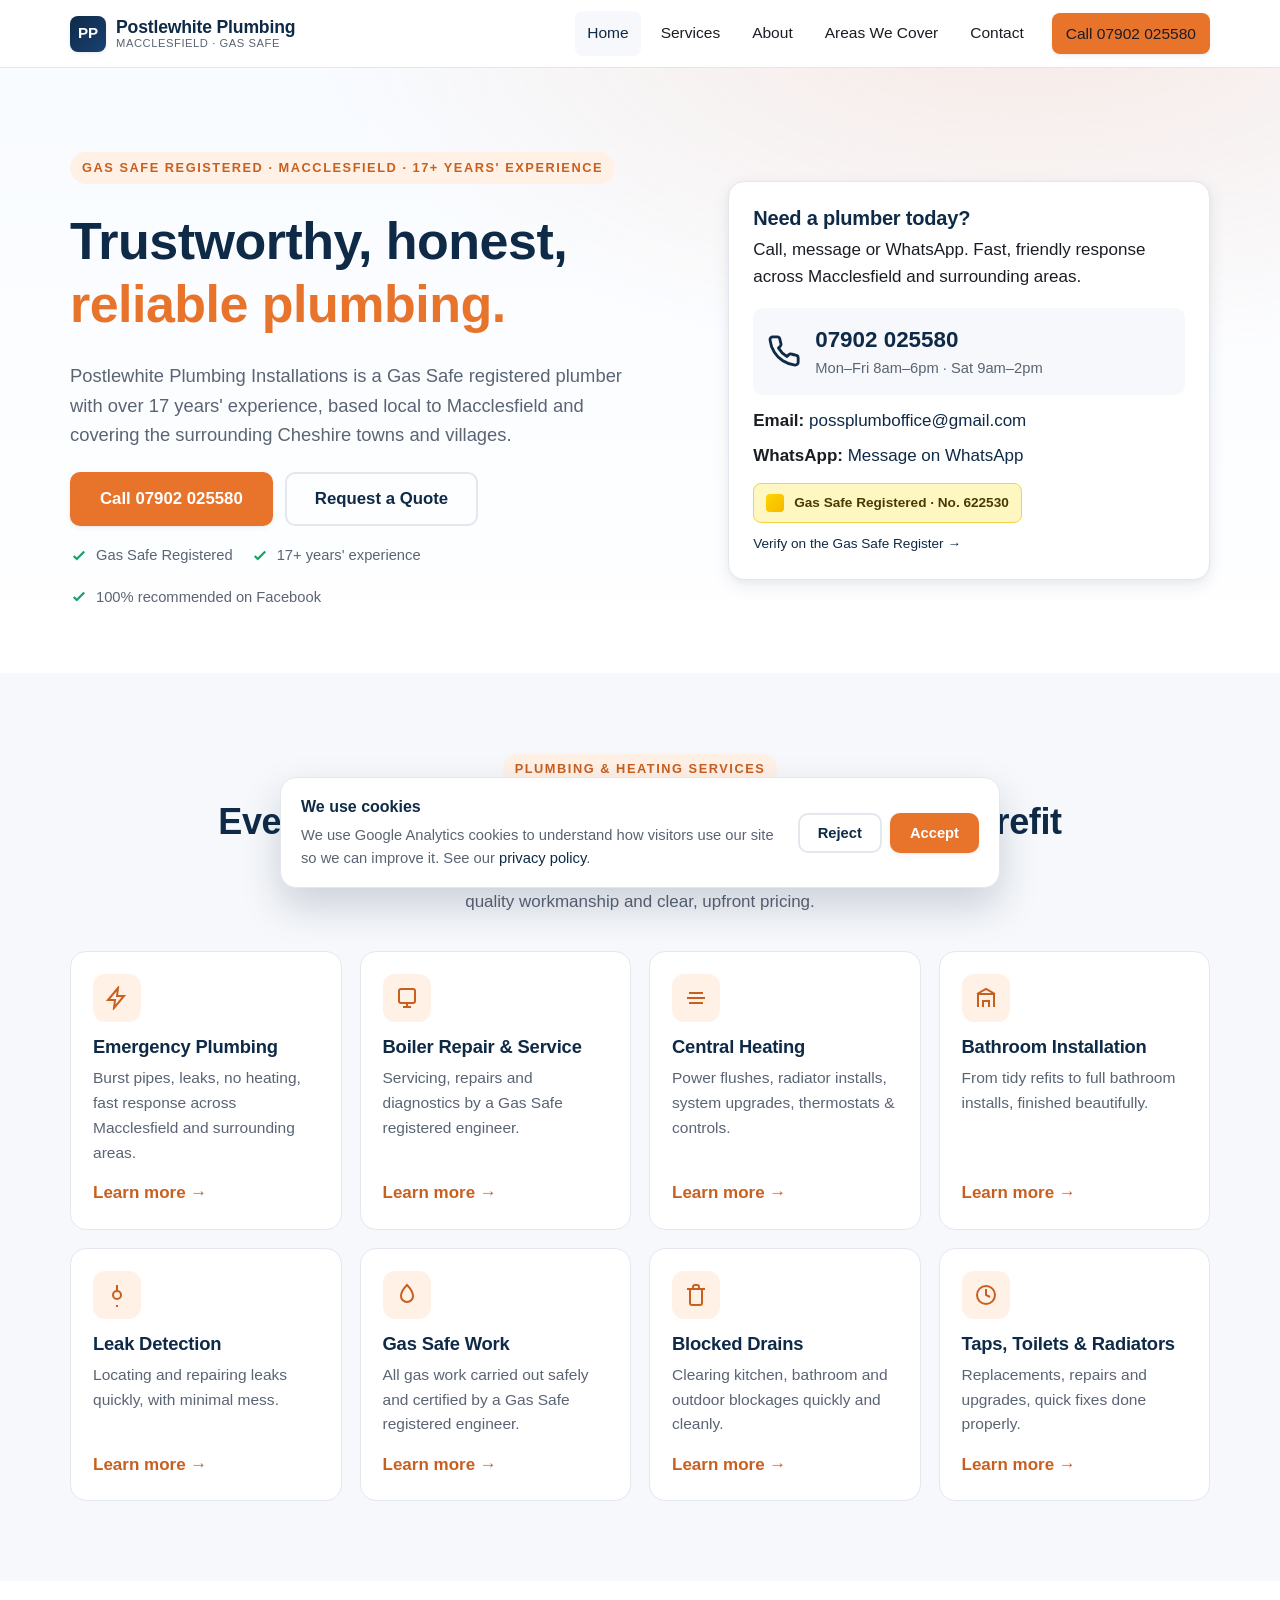
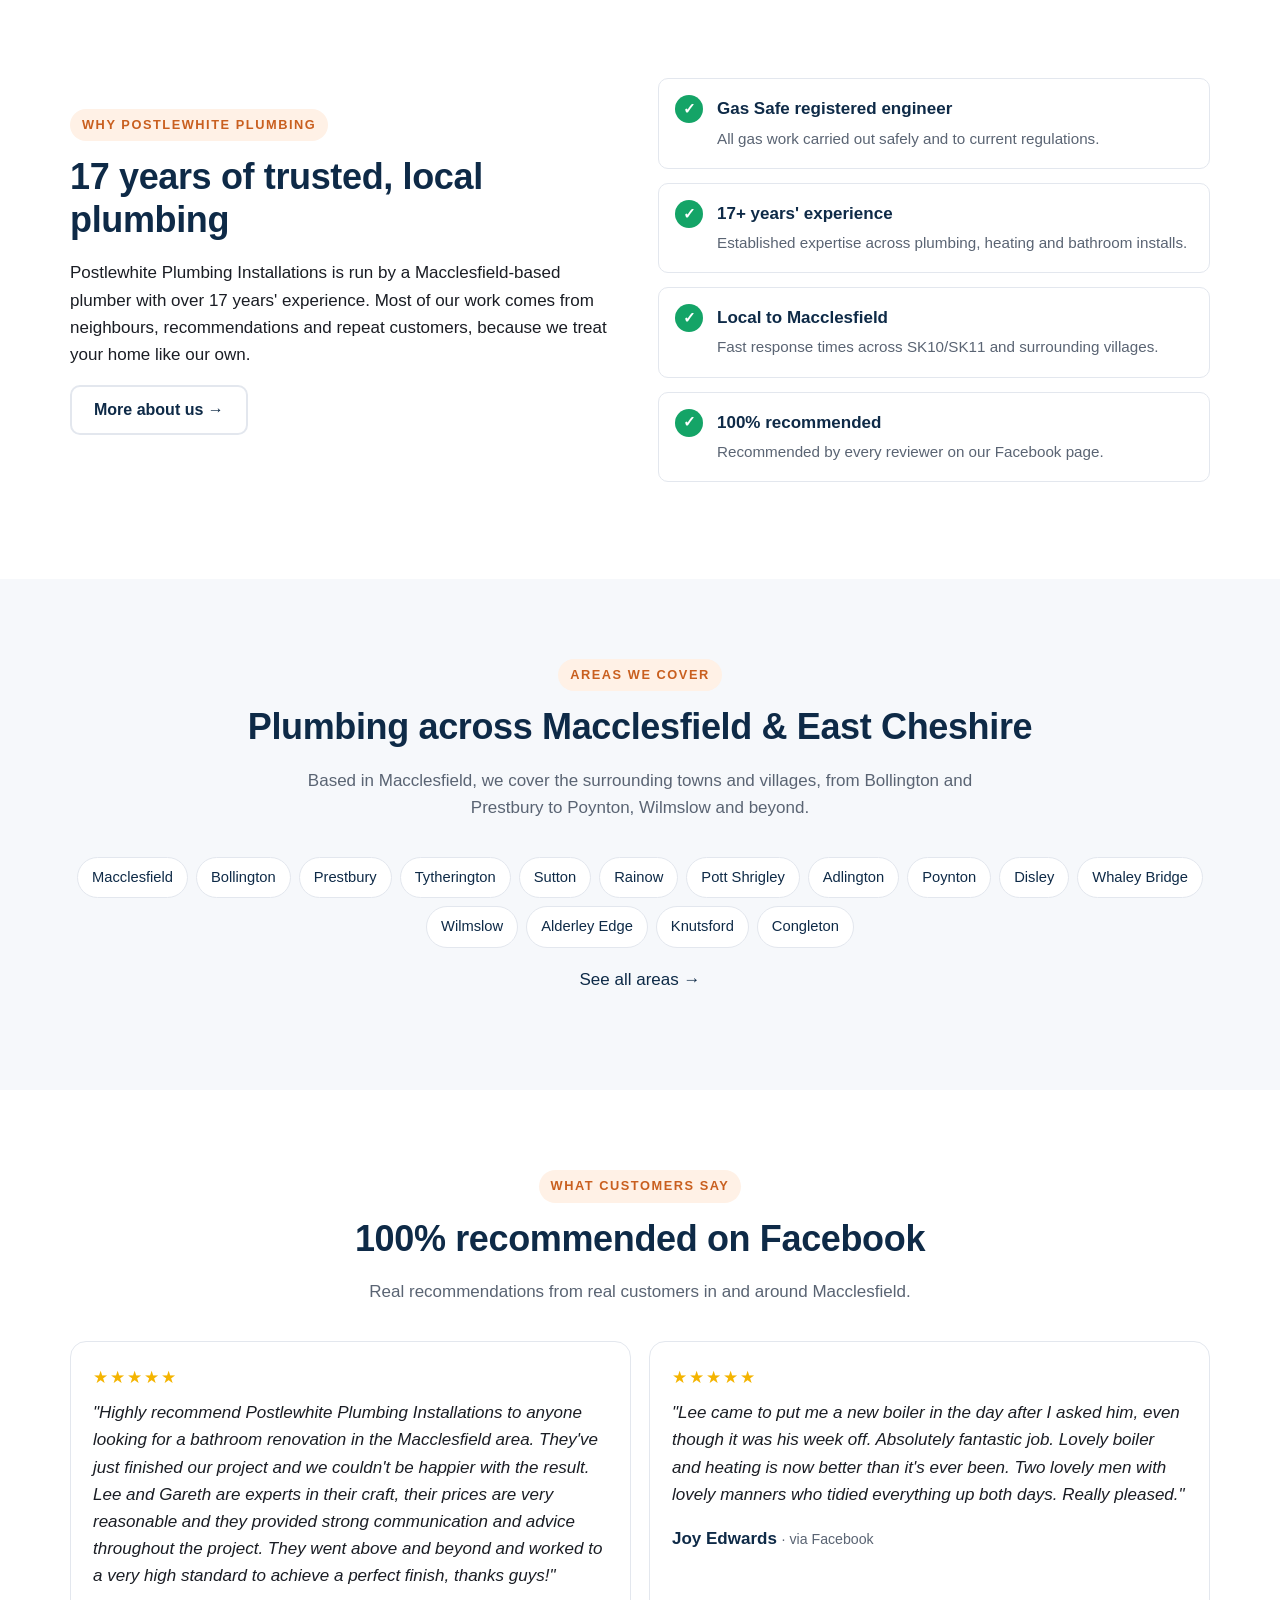
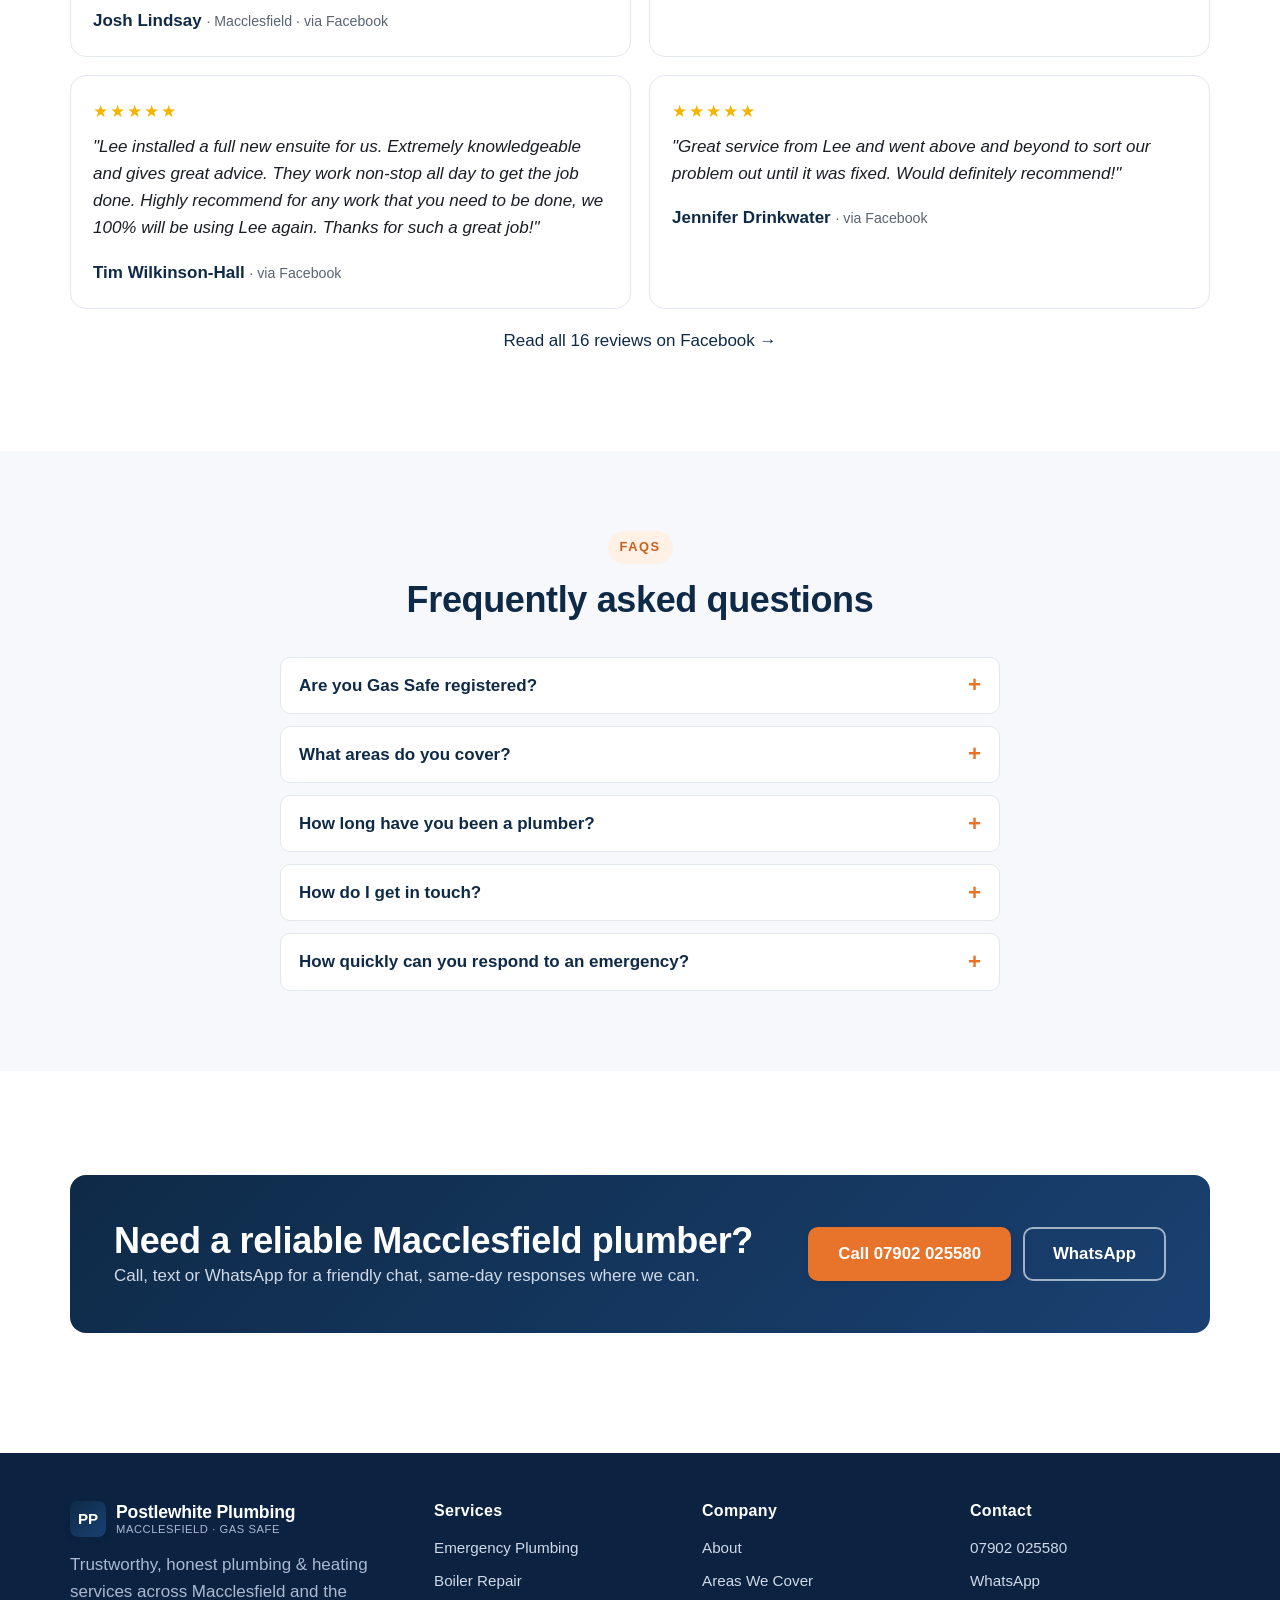
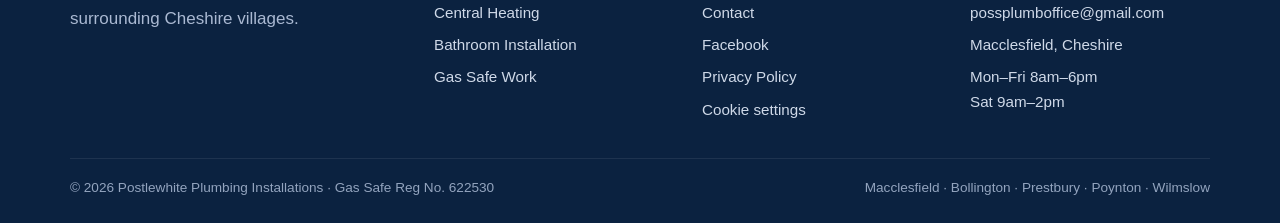
<file: index.html>
<!doctype html>
<html lang="en-GB">
<head>
<meta charset="utf-8">
<meta name="viewport" content="width=device-width, initial-scale=1, viewport-fit=cover">
<meta name="theme-color" content="#0e2a47">

<title>Postlewhite Plumbing | Gas Safe Plumber in Macclesfield, Cheshire</title>
<meta name="description" content="Postlewhite Plumbing Installations, Gas Safe registered plumber with 17+ years' experience covering Macclesfield, Bollington, Prestbury, Poynton, Wilmslow and surrounding Cheshire areas. Trustworthy, honest, reliable. Call 07902 025580.">
<link rel="canonical" href="https://www.postlewhiteplumbing.co.uk/">

<meta property="og:type" content="website">
<meta property="og:locale" content="en_GB">
<meta property="og:title" content="Postlewhite Plumbing | Gas Safe Plumber in Macclesfield">
<meta property="og:description" content="Trustworthy, honest plumbing &amp; heating across Macclesfield and surrounding Cheshire villages. 17+ years' experience. Gas Safe registered.">
<meta property="og:url" content="https://www.postlewhiteplumbing.co.uk/">
<meta property="og:site_name" content="Postlewhite Plumbing">
<meta property="og:image" content="https://www.postlewhiteplumbing.co.uk/assets/img/og-image.svg">
<meta name="twitter:card" content="summary_large_image">
<meta name="twitter:title" content="Postlewhite Plumbing | Gas Safe Plumber in Macclesfield">
<meta name="twitter:description" content="Trustworthy, honest plumbing &amp; heating across Macclesfield. 17+ years' experience.">

<link rel="icon" href="assets/img/favicon.svg" type="image/svg+xml">
<link rel="apple-touch-icon" href="assets/img/apple-touch-icon.png">
<link rel="alternate" hreflang="en-GB" href="https://www.postlewhiteplumbing.co.uk/">
<link rel="alternate" hreflang="x-default" href="https://www.postlewhiteplumbing.co.uk/">
<link rel="manifest" href="/site.webmanifest">

<link rel="stylesheet" href="assets/css/styles.css">

<script type="application/ld+json">
{
  "@context": "https://schema.org",
  "@type": "Plumber",
  "@id": "https://www.postlewhiteplumbing.co.uk/#business",
  "name": "Postlewhite Plumbing Installations",
  "alternateName": "Postlewhite Plumbing",
  "image": "https://www.postlewhiteplumbing.co.uk/assets/img/og-image.svg",
  "url": "https://www.postlewhiteplumbing.co.uk/",
  "telephone": "+447902025580",
  "email": "possplumboffice@gmail.com",
  "priceRange": "££",
  "description": "Trustworthy, honest and reliable Gas Safe registered plumber with over 17 years' experience covering Macclesfield and surrounding Cheshire areas.",
  "address": {"@type": "PostalAddress","addressLocality": "Macclesfield","addressRegion": "Cheshire","postalCode": "SK10","addressCountry": "GB"},
  "geo": {"@type": "GeoCoordinates","latitude": 53.2587,"longitude": -2.1252},
  "areaServed": ["Macclesfield","Bollington","Prestbury","Tytherington","Sutton","Rainow","Pott Shrigley","Adlington","Poynton","Disley","Whaley Bridge","Wilmslow","Alderley Edge","Knutsford","Congleton"],
  "openingHoursSpecification": [
    {"@type": "OpeningHoursSpecification","dayOfWeek": ["Monday","Tuesday","Wednesday","Thursday","Friday"],"opens": "08:00","closes": "18:00"},
    {"@type": "OpeningHoursSpecification","dayOfWeek": ["Saturday"],"opens": "09:00","closes": "14:00"}
  ],
  "aggregateRating": {"@type": "AggregateRating","ratingValue": 5,"reviewCount": 16,"bestRating": 5,"worstRating": 1},
  "review": [
    {"@type": "Review","author": {"@type": "Person","name": "Josh Lindsay"},"reviewRating": {"@type": "Rating","ratingValue": 5,"bestRating": 5},"reviewBody": "Highly recommend Postlewhite Plumbing Installations to anyone looking for a bathroom renovation in the Macclesfield area. They've just finished our project and we couldn't be happier with the result. Lee and Gareth are experts in their craft, their prices are very reasonable and they provided strong communication and advice throughout the project. They went above and beyond and worked to a very high standard to achieve a perfect finish, thanks guys!","publisher": {"@type": "Organization","name": "Facebook"}},
    {"@type": "Review","author": {"@type": "Person","name": "Joy Edwards"},"reviewRating": {"@type": "Rating","ratingValue": 5,"bestRating": 5},"reviewBody": "Lee came to put me a new boiler in the day after I asked him, even though it was his week off. Absolutely fantastic job. Lovely boiler and heating is now better than it's ever been. Two lovely men with lovely manners who tidied everything up both days. Really pleased.","publisher": {"@type": "Organization","name": "Facebook"}},
    {"@type": "Review","author": {"@type": "Person","name": "Tim Wilkinson-Hall"},"reviewRating": {"@type": "Rating","ratingValue": 5,"bestRating": 5},"reviewBody": "Lee installed a full new ensuite for us. Extremely knowledgeable and gives great advice. They work non-stop all day to get the job done. Highly recommend for any work that you need to be done, we 100% will be using Lee again. Thanks for such a great job!","publisher": {"@type": "Organization","name": "Facebook"}},
    {"@type": "Review","author": {"@type": "Person","name": "Jennifer Drinkwater"},"reviewRating": {"@type": "Rating","ratingValue": 5,"bestRating": 5},"reviewBody": "Great service from Lee and went above and beyond to sort our problem out until it was fixed. Would definitely recommend!","publisher": {"@type": "Organization","name": "Facebook"}}
  ],
  "hasCredential": {"@type": "EducationalOccupationalCredential","credentialCategory": "Gas Safe Register","name": "Gas Safe Registered Engineer","identifier": "622530"},
  "sameAs": ["https://www.facebook.com/Postlewhiteplumbing/"]
}
</script>
<!-- Google tag (gtag.js) with Consent Mode v2 -->
<script async src="https://www.googletagmanager.com/gtag/js?id=G-QJ4YRCMSEJ"></script>
<script>
  window.dataLayer = window.dataLayer || [];
  function gtag(){dataLayer.push(arguments);}
  gtag('consent', 'default', {
    'ad_storage': 'denied',
    'ad_user_data': 'denied',
    'ad_personalization': 'denied',
    'analytics_storage': 'denied',
    'wait_for_update': 500
  });
  gtag('js', new Date());
  gtag('config', 'G-QJ4YRCMSEJ');
</script>
<script src="/assets/js/consent.js" defer></script>
</head>
<body>
<a class="skip-link" href="#main">Skip to main content</a>

<header class="site-header">
  <div class="container">
    <a class="brand" href="index.html" aria-label="Postlewhite Plumbing - home">
      <span class="brand-mark" aria-hidden="true">PP</span>
      <span class="brand-name">Postlewhite Plumbing<small>Macclesfield · Gas Safe</small></span>
    </a>
    <button class="nav-toggle" type="button" aria-label="Open menu" aria-controls="primary-nav" aria-expanded="false"><span></span></button>
    <nav id="primary-nav" class="primary-nav" aria-label="Main">
      <a href="index.html">Home</a>
      <a href="services.html">Services</a>
      <a href="about.html">About</a>
      <a href="areas.html">Areas We Cover</a>
      <a href="contact.html">Contact</a>
      <a class="header-cta btn btn-primary" href="tel:+447902025580">Call 07902 025580</a>
    </nav>
  </div>
</header>

<main id="main">

  <section class="hero">
    <div class="container hero-grid">
      <div>
        <span class="eyebrow hero-eyebrow">Gas Safe registered · Macclesfield · 17+ years' experience</span>
        <h1>Trustworthy, honest, <span>reliable plumbing.</span></h1>
        <p class="lead">Postlewhite Plumbing Installations is a Gas Safe registered plumber with over 17 years' experience, based local to Macclesfield and covering the surrounding Cheshire towns and villages.</p>

        <div class="hero-cta">
          <a class="btn btn-primary btn-lg" href="tel:+447902025580">Call 07902 025580</a>
          <a class="btn btn-ghost btn-lg" href="contact.html">Request a Quote</a>
        </div>

        <div class="hero-trust">
          <span class="trust-item"><svg width="18" height="18" viewBox="0 0 24 24" fill="none" stroke="currentColor" stroke-width="3"><path d="M5 12l4 4 10-10"/></svg> Gas Safe Registered</span>
          <span class="trust-item"><svg width="18" height="18" viewBox="0 0 24 24" fill="none" stroke="currentColor" stroke-width="3"><path d="M5 12l4 4 10-10"/></svg> 17+ years' experience</span>
          <span class="trust-item"><svg width="18" height="18" viewBox="0 0 24 24" fill="none" stroke="currentColor" stroke-width="3"><path d="M5 12l4 4 10-10"/></svg> 100% recommended on Facebook</span>
        </div>
      </div>

      <aside class="hero-card" aria-label="Contact at a glance">
        <h3>Need a plumber today?</h3>
        <p>Call, message or WhatsApp. Fast, friendly response across Macclesfield and surrounding areas.</p>
        <div class="quick-call">
          <svg width="34" height="34" viewBox="0 0 24 24" fill="none" stroke="#0e2a47" stroke-width="2" stroke-linecap="round" stroke-linejoin="round" aria-hidden="true"><path d="M22 16.92v3a2 2 0 0 1-2.18 2 19.79 19.79 0 0 1-8.63-3.07 19.5 19.5 0 0 1-6-6 19.79 19.79 0 0 1-3.07-8.67A2 2 0 0 1 4.11 2h3a2 2 0 0 1 2 1.72 12.84 12.84 0 0 0 .7 2.81 2 2 0 0 1-.45 2.11L8.09 9.91a16 16 0 0 0 6 6l1.27-1.27a2 2 0 0 1 2.11-.45 12.84 12.84 0 0 0 2.81.7A2 2 0 0 1 22 16.92z"/></svg>
          <div>
            <div class="num">07902 025580</div>
            <div class="hours">Mon–Fri 8am–6pm · Sat 9am–2pm</div>
          </div>
        </div>
        <p style="margin-bottom:8px"><strong>Email:</strong> <a href="mailto:possplumboffice@gmail.com">possplumboffice@gmail.com</a></p>
        <p style="margin-bottom:14px"><strong>WhatsApp:</strong> <a href="https://wa.me/447902025580" rel="noopener">Message on WhatsApp</a></p>
        <span class="gas-safe">Gas Safe Registered · No. 622530</span>
        <p style="margin:10px 0 0; font-size:0.85rem;"><a href="https://www.gassaferegister.co.uk/find-an-engineer-or-check-the-register/" rel="noopener">Verify on the Gas Safe Register →</a></p>
      </aside>
    </div>
  </section>

  <section class="section section-alt" id="services">
    <div class="container">
      <div class="section-head">
        <span class="eyebrow">Plumbing &amp; Heating Services</span>
        <h2>Everything from a leaky tap to a full bathroom refit</h2>
        <p>Whatever your plumbing or heating need, Postlewhite Plumbing has you covered with quality workmanship and clear, upfront pricing.</p>
      </div>
      <div class="grid grid-2 grid-4">
        <article class="card"><div class="card-icon"><svg width="24" height="24" viewBox="0 0 24 24" fill="none" stroke="currentColor" stroke-width="2"><path d="M13 2 3 14h7l-1 8 10-12h-7z"/></svg></div><h3>Emergency Plumbing</h3><p>Burst pipes, leaks, no heating, fast response across Macclesfield and surrounding areas.</p><a class="card-link" href="services.html#emergency">Learn more →</a></article>
        <article class="card"><div class="card-icon"><svg width="24" height="24" viewBox="0 0 24 24" fill="none" stroke="currentColor" stroke-width="2"><rect x="4" y="3" width="16" height="14" rx="2"/><path d="M8 21h8M12 17v4"/></svg></div><h3>Boiler Repair &amp; Service</h3><p>Servicing, repairs and diagnostics by a Gas Safe registered engineer.</p><a class="card-link" href="services.html#boilers">Learn more →</a></article>
        <article class="card"><div class="card-icon"><svg width="24" height="24" viewBox="0 0 24 24" fill="none" stroke="currentColor" stroke-width="2"><path d="M3 12h18M5 7h14M5 17h14"/></svg></div><h3>Central Heating</h3><p>Power flushes, radiator installs, system upgrades, thermostats &amp; controls.</p><a class="card-link" href="services.html#heating">Learn more →</a></article>
        <article class="card"><div class="card-icon"><svg width="24" height="24" viewBox="0 0 24 24" fill="none" stroke="currentColor" stroke-width="2"><path d="M4 21V8h16v13M9 21v-6h6v6M3 8l9-5 9 5"/></svg></div><h3>Bathroom Installation</h3><p>From tidy refits to full bathroom installs, finished beautifully.</p><a class="card-link" href="services.html#bathrooms">Learn more →</a></article>
        <article class="card"><div class="card-icon"><svg width="24" height="24" viewBox="0 0 24 24" fill="none" stroke="currentColor" stroke-width="2"><path d="M12 2v6m0 0a4 4 0 1 0 0 8 4 4 0 0 0 0-8zm0 14v6"/></svg></div><h3>Leak Detection</h3><p>Locating and repairing leaks quickly, with minimal mess.</p><a class="card-link" href="services.html#leaks">Learn more →</a></article>
        <article class="card"><div class="card-icon"><svg width="24" height="24" viewBox="0 0 24 24" fill="none" stroke="currentColor" stroke-width="2"><path d="M12 2C8 6 6 9 6 13a6 6 0 0 0 12 0c0-4-2-7-6-11z"/></svg></div><h3>Gas Safe Work</h3><p>All gas work carried out safely and certified by a Gas Safe registered engineer.</p><a class="card-link" href="services.html#gas">Learn more →</a></article>
        <article class="card"><div class="card-icon"><svg width="24" height="24" viewBox="0 0 24 24" fill="none" stroke="currentColor" stroke-width="2"><path d="M3 6h18M6 6v14a2 2 0 0 0 2 2h8a2 2 0 0 0 2-2V6M9 6V4a2 2 0 0 1 2-2h2a2 2 0 0 1 2 2v2"/></svg></div><h3>Blocked Drains</h3><p>Clearing kitchen, bathroom and outdoor blockages quickly and cleanly.</p><a class="card-link" href="services.html#drains">Learn more →</a></article>
        <article class="card"><div class="card-icon"><svg width="24" height="24" viewBox="0 0 24 24" fill="none" stroke="currentColor" stroke-width="2"><circle cx="12" cy="12" r="9"/><path d="M12 6v6l4 2"/></svg></div><h3>Taps, Toilets &amp; Radiators</h3><p>Replacements, repairs and upgrades, quick fixes done properly.</p><a class="card-link" href="services.html#repairs">Learn more →</a></article>
      </div>
    </div>
  </section>

  <section class="section">
    <div class="container">
      <div class="grid grid-2" style="gap:36px; align-items:center;">
        <div>
          <span class="eyebrow">Why Postlewhite Plumbing</span>
          <h2>17 years of trusted, local plumbing</h2>
          <p>Postlewhite Plumbing Installations is run by a Macclesfield-based plumber with over 17 years' experience. Most of our work comes from neighbours, recommendations and repeat customers, because we treat your home like our own.</p>
          <p><a class="btn btn-ghost" href="about.html">More about us →</a></p>
        </div>
        <ul class="why-list">
          <li><span class="check" aria-hidden="true">✓</span><div><strong>Gas Safe registered engineer</strong><span>All gas work carried out safely and to current regulations.</span></div></li>
          <li><span class="check" aria-hidden="true">✓</span><div><strong>17+ years' experience</strong><span>Established expertise across plumbing, heating and bathroom installs.</span></div></li>
          <li><span class="check" aria-hidden="true">✓</span><div><strong>Local to Macclesfield</strong><span>Fast response times across SK10/SK11 and surrounding villages.</span></div></li>
          <li><span class="check" aria-hidden="true">✓</span><div><strong>100% recommended</strong><span>Recommended by every reviewer on our Facebook page.</span></div></li>
        </ul>
      </div>
    </div>
  </section>

  <section class="section section-alt">
    <div class="container">
      <div class="section-head">
        <span class="eyebrow">Areas We Cover</span>
        <h2>Plumbing across Macclesfield &amp; East Cheshire</h2>
        <p>Based in Macclesfield, we cover the surrounding towns and villages, from Bollington and Prestbury to Poynton, Wilmslow and beyond.</p>
      </div>
      <div class="area-tags">
        <a class="area-tag" href="areas.html#macclesfield">Macclesfield</a>
        <a class="area-tag" href="areas.html#bollington">Bollington</a>
        <a class="area-tag" href="areas.html#prestbury">Prestbury</a>
        <a class="area-tag" href="areas.html#tytherington">Tytherington</a>
        <a class="area-tag" href="areas.html#sutton">Sutton</a>
        <a class="area-tag" href="areas.html#rainow">Rainow</a>
        <a class="area-tag" href="areas.html#pott-shrigley">Pott Shrigley</a>
        <a class="area-tag" href="areas.html#adlington">Adlington</a>
        <a class="area-tag" href="areas.html#poynton">Poynton</a>
        <a class="area-tag" href="areas.html#disley">Disley</a>
        <a class="area-tag" href="areas.html#whaley-bridge">Whaley Bridge</a>
        <a class="area-tag" href="areas.html#wilmslow">Wilmslow</a>
        <a class="area-tag" href="areas.html#alderley-edge">Alderley Edge</a>
        <a class="area-tag" href="areas.html#knutsford">Knutsford</a>
        <a class="area-tag" href="areas.html#congleton">Congleton</a>
      </div>
      <p style="text-align:center; margin-top:18px;"><a href="areas.html">See all areas →</a></p>
    </div>
  </section>

  <section class="section">
    <div class="container">
      <div class="section-head">
        <span class="eyebrow">What Customers Say</span>
        <h2>100% recommended on Facebook</h2>
        <p>Real recommendations from real customers in and around Macclesfield.</p>
      </div>
      <div class="grid grid-2">
        <article class="review">
          <div class="stars" aria-label="Recommends Postlewhite Plumbing">★★★★★</div>
          <p>"Highly recommend Postlewhite Plumbing Installations to anyone looking for a bathroom renovation in the Macclesfield area. They've just finished our project and we couldn't be happier with the result. Lee and Gareth are experts in their craft, their prices are very reasonable and they provided strong communication and advice throughout the project. They went above and beyond and worked to a very high standard to achieve a perfect finish, thanks guys!"</p>
          <div class="who">Josh Lindsay <small>· Macclesfield · via Facebook</small></div>
        </article>
        <article class="review">
          <div class="stars" aria-label="Recommends Postlewhite Plumbing">★★★★★</div>
          <p>"Lee came to put me a new boiler in the day after I asked him, even though it was his week off. Absolutely fantastic job. Lovely boiler and heating is now better than it's ever been. Two lovely men with lovely manners who tidied everything up both days. Really pleased."</p>
          <div class="who">Joy Edwards <small>· via Facebook</small></div>
        </article>
        <article class="review">
          <div class="stars" aria-label="Recommends Postlewhite Plumbing">★★★★★</div>
          <p>"Lee installed a full new ensuite for us. Extremely knowledgeable and gives great advice. They work non-stop all day to get the job done. Highly recommend for any work that you need to be done, we 100% will be using Lee again. Thanks for such a great job!"</p>
          <div class="who">Tim Wilkinson-Hall <small>· via Facebook</small></div>
        </article>
        <article class="review">
          <div class="stars" aria-label="Recommends Postlewhite Plumbing">★★★★★</div>
          <p>"Great service from Lee and went above and beyond to sort our problem out until it was fixed. Would definitely recommend!"</p>
          <div class="who">Jennifer Drinkwater <small>· via Facebook</small></div>
        </article>
      </div>
      <p style="text-align:center; margin-top:18px;"><a href="https://www.facebook.com/Postlewhiteplumbing/reviews" rel="noopener">Read all 16 reviews on Facebook →</a></p>
    </div>
  </section>

  <section class="section section-alt">
    <div class="container section-narrow">
      <div class="section-head">
        <span class="eyebrow">FAQs</span>
        <h2>Frequently asked questions</h2>
      </div>
      <div class="faq">
        <details><summary>Are you Gas Safe registered?</summary><p>Yes, all gas work is carried out by a Gas Safe registered engineer. Our registration number is 622530, and you can verify us directly on the Gas Safe Register.</p></details>
        <details><summary>What areas do you cover?</summary><p>We're based in Macclesfield and cover the surrounding Cheshire towns and villages including Bollington, Prestbury, Poynton, Disley, Wilmslow, Alderley Edge, Knutsford and Congleton. <a href="areas.html">See the full list →</a></p></details>
        <details><summary>How long have you been a plumber?</summary><p>Over 17 years' experience in the plumbing industry, covering everything from emergency repairs to full bathroom installations.</p></details>
        <details><summary>How do I get in touch?</summary><p>Call or text 07902 025580, message us on WhatsApp, email <a href="mailto:possplumboffice@gmail.com">possplumboffice@gmail.com</a>, or send a message via Facebook.</p></details>
        <details><summary>How quickly can you respond to an emergency?</summary><p>We do our best to respond to local emergencies the same day. Give us a call and we'll let you know our soonest availability.</p></details>
      </div>

      <script type="application/ld+json">
      {
        "@context": "https://schema.org",
        "@type": "FAQPage",
        "mainEntity": [
          {"@type":"Question","name":"Are you Gas Safe registered?","acceptedAnswer":{"@type":"Answer","text":"Yes, all gas work is carried out by a Gas Safe registered engineer (No. 622530)."}},
          {"@type":"Question","name":"What areas do you cover?","acceptedAnswer":{"@type":"Answer","text":"Macclesfield and surrounding Cheshire including Bollington, Prestbury, Poynton, Disley, Wilmslow, Alderley Edge, Knutsford and Congleton."}},
          {"@type":"Question","name":"How long have you been a plumber?","acceptedAnswer":{"@type":"Answer","text":"Over 17 years' experience in the plumbing industry, from emergency repairs to full bathroom installations."}},
          {"@type":"Question","name":"How do I get in touch?","acceptedAnswer":{"@type":"Answer","text":"Call or text 07902 025580, message us on WhatsApp, email possplumboffice@gmail.com, or send a message via Facebook."}},
          {"@type":"Question","name":"How quickly can you respond to an emergency?","acceptedAnswer":{"@type":"Answer","text":"We do our best to respond to local emergencies the same day."}}
        ]
      }
      </script>
    </div>
  </section>

  <section class="section">
    <div class="container">
      <div class="cta-band">
        <div>
          <h2>Need a reliable Macclesfield plumber?</h2>
          <p>Call, text or WhatsApp for a friendly chat, same-day responses where we can.</p>
        </div>
        <div class="btns">
          <a class="btn btn-primary btn-lg" href="tel:+447902025580">Call 07902 025580</a>
          <a class="btn btn-outline btn-lg" href="https://wa.me/447902025580" rel="noopener">WhatsApp</a>
        </div>
      </div>
    </div>
  </section>

</main>

<footer class="site-footer">
  <div class="container">
    <div class="footer-grid">
      <div class="footer-brand">
        <a class="brand" href="index.html" style="color:#fff">
          <span class="brand-mark">PP</span>
          <span class="brand-name" style="color:#fff">Postlewhite Plumbing<small style="color:#aab9d2">Macclesfield · Gas Safe</small></span>
        </a>
        <p style="margin-top:14px;">Trustworthy, honest plumbing &amp; heating services across Macclesfield and the surrounding Cheshire villages.</p>
      </div>
      <div>
        <h4>Services</h4>
        <ul>
          <li><a href="services.html#emergency">Emergency Plumbing</a></li>
          <li><a href="services.html#boilers">Boiler Repair</a></li>
          <li><a href="services.html#heating">Central Heating</a></li>
          <li><a href="services.html#bathrooms">Bathroom Installation</a></li>
          <li><a href="services.html#gas">Gas Safe Work</a></li>
        </ul>
      </div>
      <div>
        <h4>Company</h4>
        <ul>
          <li><a href="about.html">About</a></li>
          <li><a href="areas.html">Areas We Cover</a></li>
          <li><a href="contact.html">Contact</a></li>
          <li><a href="https://www.facebook.com/Postlewhiteplumbing/" rel="noopener">Facebook</a></li>
          <li><a href="privacy.html">Privacy Policy</a></li>
          <li><a href="#" onclick="if(window.openCookieSettings)window.openCookieSettings();return false;">Cookie settings</a></li>
        </ul>
      </div>
      <div>
        <h4>Contact</h4>
        <ul>
          <li><a href="tel:+447902025580">07902 025580</a></li>
          <li><a href="https://wa.me/447902025580" rel="noopener">WhatsApp</a></li>
          <li><a href="mailto:possplumboffice@gmail.com">possplumboffice@gmail.com</a></li>
          <li>Macclesfield, Cheshire</li>
          <li>Mon–Fri 8am–6pm<br>Sat 9am–2pm</li>
        </ul>
      </div>
    </div>
    <div class="footer-bottom">
      <span>© <span id="year">2026</span> Postlewhite Plumbing Installations · Gas Safe Reg No. 622530</span>
      <span>Macclesfield · Bollington · Prestbury · Poynton · Wilmslow</span>
    </div>
  </div>
</footer>

<div class="mobile-cta">
  <a class="mobile-cta-btn mobile-cta-call" href="tel:+447902025580" aria-label="Call Postlewhite Plumbing">
    <svg width="20" height="20" viewBox="0 0 24 24" fill="none" stroke="currentColor" stroke-width="2.4" stroke-linecap="round" stroke-linejoin="round" aria-hidden="true"><path d="M22 16.92v3a2 2 0 0 1-2.18 2 19.79 19.79 0 0 1-8.63-3.07 19.5 19.5 0 0 1-6-6 19.79 19.79 0 0 1-3.07-8.67A2 2 0 0 1 4.11 2h3a2 2 0 0 1 2 1.72 12.84 12.84 0 0 0 .7 2.81 2 2 0 0 1-.45 2.11L8.09 9.91a16 16 0 0 0 6 6l1.27-1.27a2 2 0 0 1 2.11-.45 12.84 12.84 0 0 0 2.81.7A2 2 0 0 1 22 16.92z"/></svg>
    <span>Call now</span>
  </a>
  <a class="mobile-cta-btn mobile-cta-wa" href="https://wa.me/447902025580" rel="noopener" aria-label="WhatsApp Postlewhite Plumbing">
    <svg width="20" height="20" viewBox="0 0 24 24" fill="currentColor" aria-hidden="true"><path d="M17.472 14.382c-.297-.149-1.758-.867-2.03-.967-.273-.099-.471-.148-.67.15-.197.297-.767.966-.94 1.164-.173.199-.347.223-.644.075-.297-.15-1.255-.463-2.39-1.475-.883-.788-1.48-1.761-1.653-2.059-.173-.297-.018-.458.13-.606.134-.133.298-.347.446-.52.149-.174.198-.298.298-.497.099-.198.05-.371-.025-.52-.075-.149-.669-1.612-.916-2.207-.242-.579-.487-.5-.669-.51l-.57-.01c-.198 0-.52.074-.792.372s-1.04 1.016-1.04 2.479 1.065 2.876 1.213 3.074c.149.198 2.096 3.2 5.077 4.487.71.306 1.263.489 1.694.625.712.227 1.36.195 1.871.118.571-.085 1.758-.719 2.006-1.413.248-.694.248-1.289.173-1.413-.074-.124-.272-.198-.57-.347zM12.04 21.785h-.004a9.87 9.87 0 0 1-5.031-1.378l-.361-.214-3.741.982.998-3.648-.235-.374a9.86 9.86 0 0 1-1.51-5.26c.002-5.45 4.436-9.884 9.888-9.884 2.64 0 5.122 1.03 6.988 2.898a9.825 9.825 0 0 1 2.893 6.994c-.003 5.45-4.437 9.884-9.885 9.884m8.413-18.297A11.815 11.815 0 0 0 12.05 0C5.495 0 .16 5.335.157 11.892c0 2.096.547 4.142 1.588 5.945L.057 24l6.305-1.654a11.882 11.882 0 0 0 5.683 1.448h.005c6.554 0 11.89-5.335 11.893-11.893a11.821 11.821 0 0 0-3.48-8.413"/></svg>
    <span>WhatsApp</span>
  </a>
</div>

<script src="assets/js/main.js" defer></script>
</body>
</html>
</file>
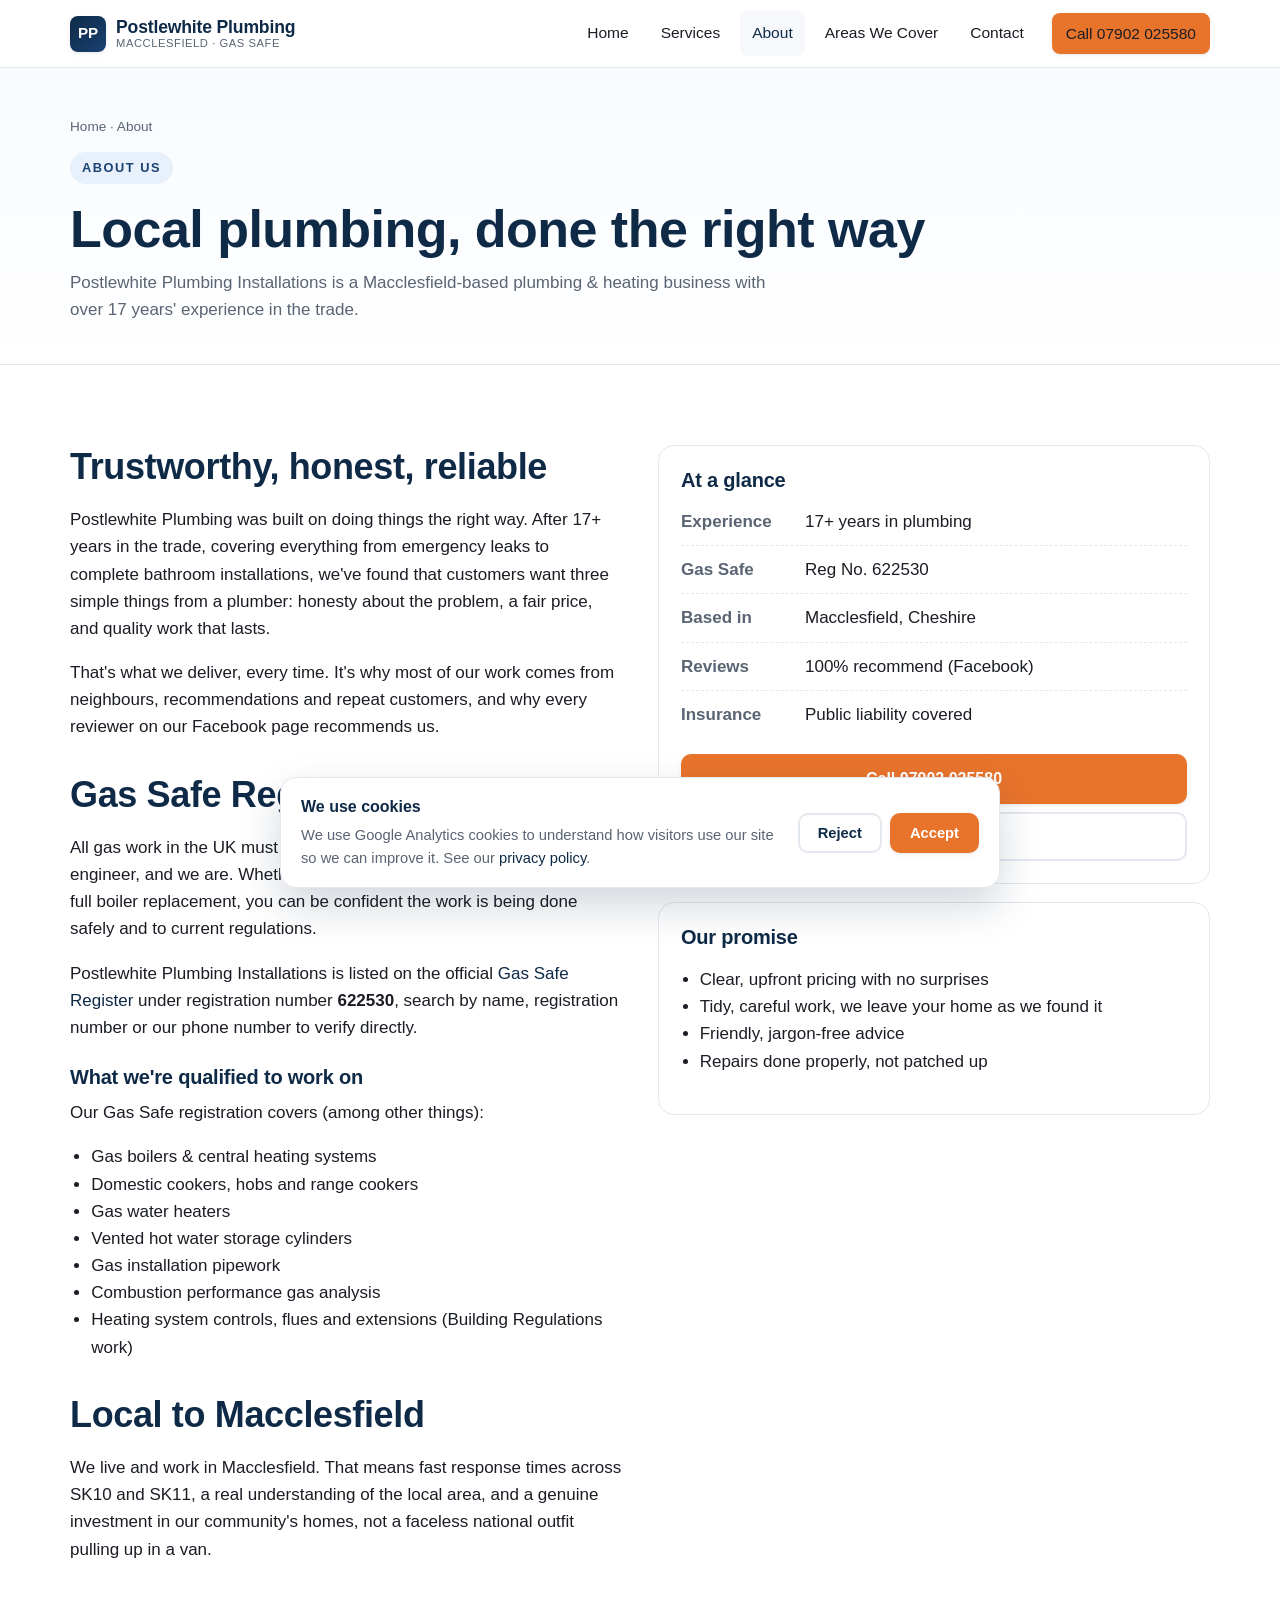
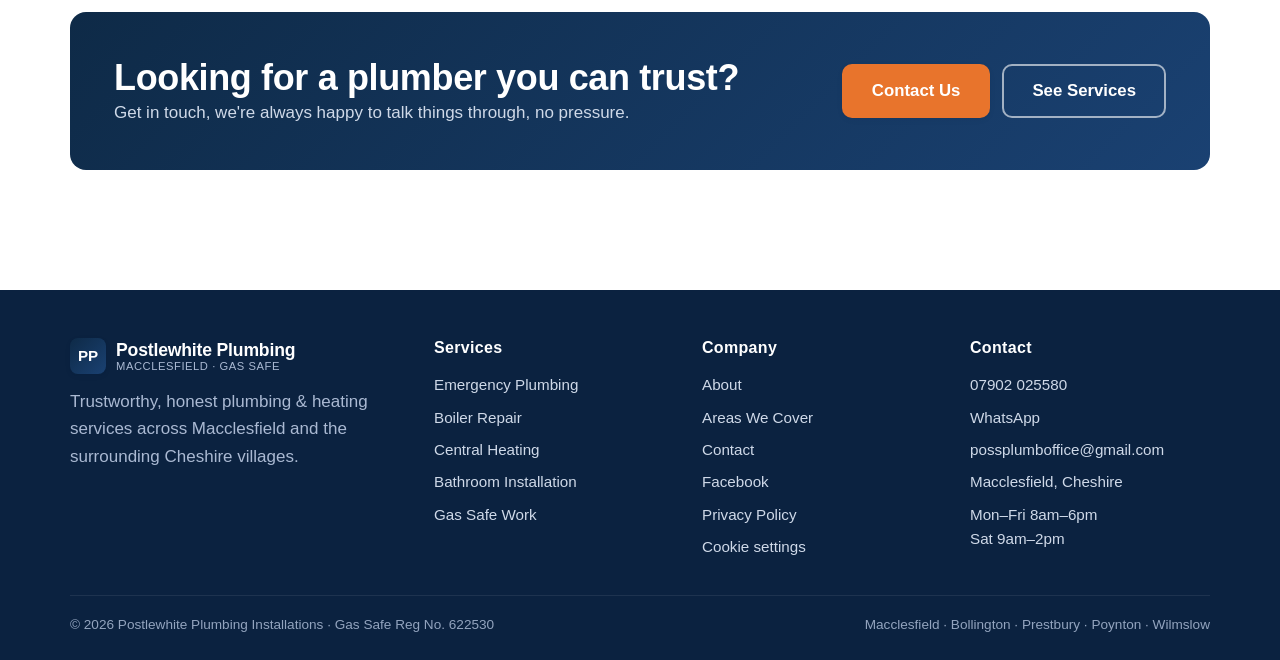
<file: about.html>
<!doctype html>
<html lang="en-GB">
<head>
<meta charset="utf-8">
<meta name="viewport" content="width=device-width, initial-scale=1, viewport-fit=cover">
<meta name="theme-color" content="#0e2a47">

<title>About Postlewhite Plumbing | Gas Safe Plumber, Macclesfield</title>
<meta name="description" content="About Postlewhite Plumbing Installations, a trustworthy, honest, Gas Safe registered plumber with over 17 years' experience, based in Macclesfield, Cheshire.">
<link rel="canonical" href="https://www.postlewhiteplumbing.co.uk/about.html">

<meta property="og:type" content="website">
<meta property="og:locale" content="en_GB">
<meta property="og:title" content="About Postlewhite Plumbing | Macclesfield">
<meta property="og:description" content="17+ years' experience. Gas Safe registered. Local to Macclesfield.">
<meta property="og:url" content="https://www.postlewhiteplumbing.co.uk/about.html">
<meta property="og:site_name" content="Postlewhite Plumbing">
<meta property="og:image" content="https://www.postlewhiteplumbing.co.uk/assets/img/og-image.svg">

<link rel="icon" href="assets/img/favicon.svg" type="image/svg+xml">
<link rel="apple-touch-icon" href="assets/img/apple-touch-icon.png">
<link rel="alternate" hreflang="en-GB" href="https://www.postlewhiteplumbing.co.uk/about.html">
<link rel="alternate" hreflang="x-default" href="https://www.postlewhiteplumbing.co.uk/about.html">
<link rel="manifest" href="/site.webmanifest">
<link rel="stylesheet" href="assets/css/styles.css">

<script type="application/ld+json">
{"@context":"https://schema.org","@type":"BreadcrumbList","itemListElement":[
  {"@type":"ListItem","position":1,"name":"Home","item":"https://www.postlewhiteplumbing.co.uk/"},
  {"@type":"ListItem","position":2,"name":"About","item":"https://www.postlewhiteplumbing.co.uk/about.html"}
]}
</script>
<!-- Google tag (gtag.js) with Consent Mode v2 -->
<script async src="https://www.googletagmanager.com/gtag/js?id=G-QJ4YRCMSEJ"></script>
<script>
  window.dataLayer = window.dataLayer || [];
  function gtag(){dataLayer.push(arguments);}
  gtag('consent', 'default', {
    'ad_storage': 'denied',
    'ad_user_data': 'denied',
    'ad_personalization': 'denied',
    'analytics_storage': 'denied',
    'wait_for_update': 500
  });
  gtag('js', new Date());
  gtag('config', 'G-QJ4YRCMSEJ');
</script>
<script src="/assets/js/consent.js" defer></script>
</head>
<body>
<a class="skip-link" href="#main">Skip to main content</a>

<header class="site-header">
  <div class="container">
    <a class="brand" href="index.html" aria-label="Postlewhite Plumbing - home">
      <span class="brand-mark" aria-hidden="true">PP</span>
      <span class="brand-name">Postlewhite Plumbing<small>Macclesfield · Gas Safe</small></span>
    </a>
    <button class="nav-toggle" type="button" aria-label="Open menu" aria-controls="primary-nav" aria-expanded="false"><span></span></button>
    <nav id="primary-nav" class="primary-nav" aria-label="Main">
      <a href="index.html">Home</a>
      <a href="services.html">Services</a>
      <a href="about.html">About</a>
      <a href="areas.html">Areas We Cover</a>
      <a href="contact.html">Contact</a>
      <a class="header-cta btn btn-primary" href="tel:+447902025580">Call 07902 025580</a>
    </nav>
  </div>
</header>

<main id="main">
  <section class="page-head">
    <div class="container">
      <nav class="breadcrumbs" aria-label="Breadcrumb">
        <a href="index.html">Home</a> · <span>About</span>
      </nav>
      <span class="eyebrow">About Us</span>
      <h1>Local plumbing, done the right way</h1>
      <p>Postlewhite Plumbing Installations is a Macclesfield-based plumbing &amp; heating business with over 17 years' experience in the trade.</p>
    </div>
  </section>

  <section class="section">
    <div class="container">
      <div class="grid grid-2" style="gap:36px; align-items:start;">
        <div>
          <h2>Trustworthy, honest, reliable</h2>
          <p>Postlewhite Plumbing was built on doing things the right way. After 17+ years in the trade, covering everything from emergency leaks to complete bathroom installations, we've found that customers want three simple things from a plumber: honesty about the problem, a fair price, and quality work that lasts.</p>
          <p>That's what we deliver, every time. It's why most of our work comes from neighbours, recommendations and repeat customers, and why every reviewer on our Facebook page recommends us.</p>

          <h2 style="margin-top:32px;">Gas Safe Registered</h2>
          <p>All gas work in the UK must be carried out by a Gas Safe registered engineer, and we are. Whether it's a boiler service, a new gas hob or a full boiler replacement, you can be confident the work is being done safely and to current regulations.</p>
          <p>Postlewhite Plumbing Installations is listed on the official <a href="https://www.gassaferegister.co.uk/find-an-engineer-or-check-the-register/" rel="noopener">Gas Safe Register</a> under registration number <strong>622530</strong>, search by name, registration number or our phone number to verify directly.</p>

          <h3 style="margin-top:24px;">What we're qualified to work on</h3>
          <p>Our Gas Safe registration covers (among other things):</p>
          <ul>
            <li>Gas boilers &amp; central heating systems</li>
            <li>Domestic cookers, hobs and range cookers</li>
            <li>Gas water heaters</li>
            <li>Vented hot water storage cylinders</li>
            <li>Gas installation pipework</li>
            <li>Combustion performance gas analysis</li>
            <li>Heating system controls, flues and extensions (Building Regulations work)</li>
          </ul>

          <h2 style="margin-top:32px;">Local to Macclesfield</h2>
          <p>We live and work in Macclesfield. That means fast response times across SK10 and SK11, a real understanding of the local area, and a genuine investment in our community's homes, not a faceless national outfit pulling up in a van.</p>
        </div>

        <aside>
          <div class="info-block">
            <h3>At a glance</h3>
            <div class="info-row"><span class="lbl">Experience</span><span class="val">17+ years in plumbing</span></div>
            <div class="info-row"><span class="lbl">Gas Safe</span><span class="val">Reg No. 622530</span></div>
            <div class="info-row"><span class="lbl">Based in</span><span class="val">Macclesfield, Cheshire</span></div>
            <div class="info-row"><span class="lbl">Reviews</span><span class="val">100% recommend (Facebook)</span></div>
            <div class="info-row"><span class="lbl">Insurance</span><span class="val">Public liability covered</span></div>
            <div style="margin-top:16px;">
              <a class="btn btn-primary btn-block" href="tel:+447902025580">Call 07902 025580</a>
            </div>
            <div style="margin-top:8px;">
              <a class="btn btn-ghost btn-block" href="https://wa.me/447902025580" rel="noopener">WhatsApp</a>
            </div>
          </div>

          <div class="info-block" style="margin-top:18px;">
            <h3>Our promise</h3>
            <ul style="padding-left:1.1em;">
              <li>Clear, upfront pricing with no surprises</li>
              <li>Tidy, careful work, we leave your home as we found it</li>
              <li>Friendly, jargon-free advice</li>
              <li>Repairs done properly, not patched up</li>
            </ul>
          </div>
        </aside>
      </div>

      <div class="cta-band" style="margin-top:32px;">
        <div>
          <h2>Looking for a plumber you can trust?</h2>
          <p>Get in touch, we're always happy to talk things through, no pressure.</p>
        </div>
        <div class="btns">
          <a class="btn btn-primary btn-lg" href="contact.html">Contact Us</a>
          <a class="btn btn-outline btn-lg" href="services.html">See Services</a>
        </div>
      </div>
    </div>
  </section>
</main>

<footer class="site-footer">
  <div class="container">
    <div class="footer-grid">
      <div class="footer-brand">
        <a class="brand" href="index.html" style="color:#fff">
          <span class="brand-mark">PP</span>
          <span class="brand-name" style="color:#fff">Postlewhite Plumbing<small style="color:#aab9d2">Macclesfield · Gas Safe</small></span>
        </a>
        <p style="margin-top:14px;">Trustworthy, honest plumbing &amp; heating services across Macclesfield and the surrounding Cheshire villages.</p>
      </div>
      <div>
        <h4>Services</h4>
        <ul>
          <li><a href="services.html#emergency">Emergency Plumbing</a></li>
          <li><a href="services.html#boilers">Boiler Repair</a></li>
          <li><a href="services.html#heating">Central Heating</a></li>
          <li><a href="services.html#bathrooms">Bathroom Installation</a></li>
          <li><a href="services.html#gas">Gas Safe Work</a></li>
        </ul>
      </div>
      <div>
        <h4>Company</h4>
        <ul>
          <li><a href="about.html">About</a></li>
          <li><a href="areas.html">Areas We Cover</a></li>
          <li><a href="contact.html">Contact</a></li>
          <li><a href="https://www.facebook.com/Postlewhiteplumbing/" rel="noopener">Facebook</a></li>
          <li><a href="privacy.html">Privacy Policy</a></li>
          <li><a href="#" onclick="if(window.openCookieSettings)window.openCookieSettings();return false;">Cookie settings</a></li>
        </ul>
      </div>
      <div>
        <h4>Contact</h4>
        <ul>
          <li><a href="tel:+447902025580">07902 025580</a></li>
          <li><a href="https://wa.me/447902025580" rel="noopener">WhatsApp</a></li>
          <li><a href="mailto:possplumboffice@gmail.com">possplumboffice@gmail.com</a></li>
          <li>Macclesfield, Cheshire</li>
          <li>Mon–Fri 8am–6pm<br>Sat 9am–2pm</li>
        </ul>
      </div>
    </div>
    <div class="footer-bottom">
      <span>© <span id="year">2026</span> Postlewhite Plumbing Installations · Gas Safe Reg No. 622530</span>
      <span>Macclesfield · Bollington · Prestbury · Poynton · Wilmslow</span>
    </div>
  </div>
</footer>

<div class="mobile-cta">
  <a class="mobile-cta-btn mobile-cta-call" href="tel:+447902025580" aria-label="Call Postlewhite Plumbing">
    <svg width="20" height="20" viewBox="0 0 24 24" fill="none" stroke="currentColor" stroke-width="2.4" stroke-linecap="round" stroke-linejoin="round" aria-hidden="true"><path d="M22 16.92v3a2 2 0 0 1-2.18 2 19.79 19.79 0 0 1-8.63-3.07 19.5 19.5 0 0 1-6-6 19.79 19.79 0 0 1-3.07-8.67A2 2 0 0 1 4.11 2h3a2 2 0 0 1 2 1.72 12.84 12.84 0 0 0 .7 2.81 2 2 0 0 1-.45 2.11L8.09 9.91a16 16 0 0 0 6 6l1.27-1.27a2 2 0 0 1 2.11-.45 12.84 12.84 0 0 0 2.81.7A2 2 0 0 1 22 16.92z"/></svg>
    <span>Call now</span>
  </a>
  <a class="mobile-cta-btn mobile-cta-wa" href="https://wa.me/447902025580" rel="noopener" aria-label="WhatsApp Postlewhite Plumbing">
    <svg width="20" height="20" viewBox="0 0 24 24" fill="currentColor" aria-hidden="true"><path d="M17.472 14.382c-.297-.149-1.758-.867-2.03-.967-.273-.099-.471-.148-.67.15-.197.297-.767.966-.94 1.164-.173.199-.347.223-.644.075-.297-.15-1.255-.463-2.39-1.475-.883-.788-1.48-1.761-1.653-2.059-.173-.297-.018-.458.13-.606.134-.133.298-.347.446-.52.149-.174.198-.298.298-.497.099-.198.05-.371-.025-.52-.075-.149-.669-1.612-.916-2.207-.242-.579-.487-.5-.669-.51l-.57-.01c-.198 0-.52.074-.792.372s-1.04 1.016-1.04 2.479 1.065 2.876 1.213 3.074c.149.198 2.096 3.2 5.077 4.487.71.306 1.263.489 1.694.625.712.227 1.36.195 1.871.118.571-.085 1.758-.719 2.006-1.413.248-.694.248-1.289.173-1.413-.074-.124-.272-.198-.57-.347zM12.04 21.785h-.004a9.87 9.87 0 0 1-5.031-1.378l-.361-.214-3.741.982.998-3.648-.235-.374a9.86 9.86 0 0 1-1.51-5.26c.002-5.45 4.436-9.884 9.888-9.884 2.64 0 5.122 1.03 6.988 2.898a9.825 9.825 0 0 1 2.893 6.994c-.003 5.45-4.437 9.884-9.885 9.884m8.413-18.297A11.815 11.815 0 0 0 12.05 0C5.495 0 .16 5.335.157 11.892c0 2.096.547 4.142 1.588 5.945L.057 24l6.305-1.654a11.882 11.882 0 0 0 5.683 1.448h.005c6.554 0 11.89-5.335 11.893-11.893a11.821 11.821 0 0 0-3.48-8.413"/></svg>
    <span>WhatsApp</span>
  </a>
</div>

<script src="assets/js/main.js" defer></script>
</body>
</html>
</file>
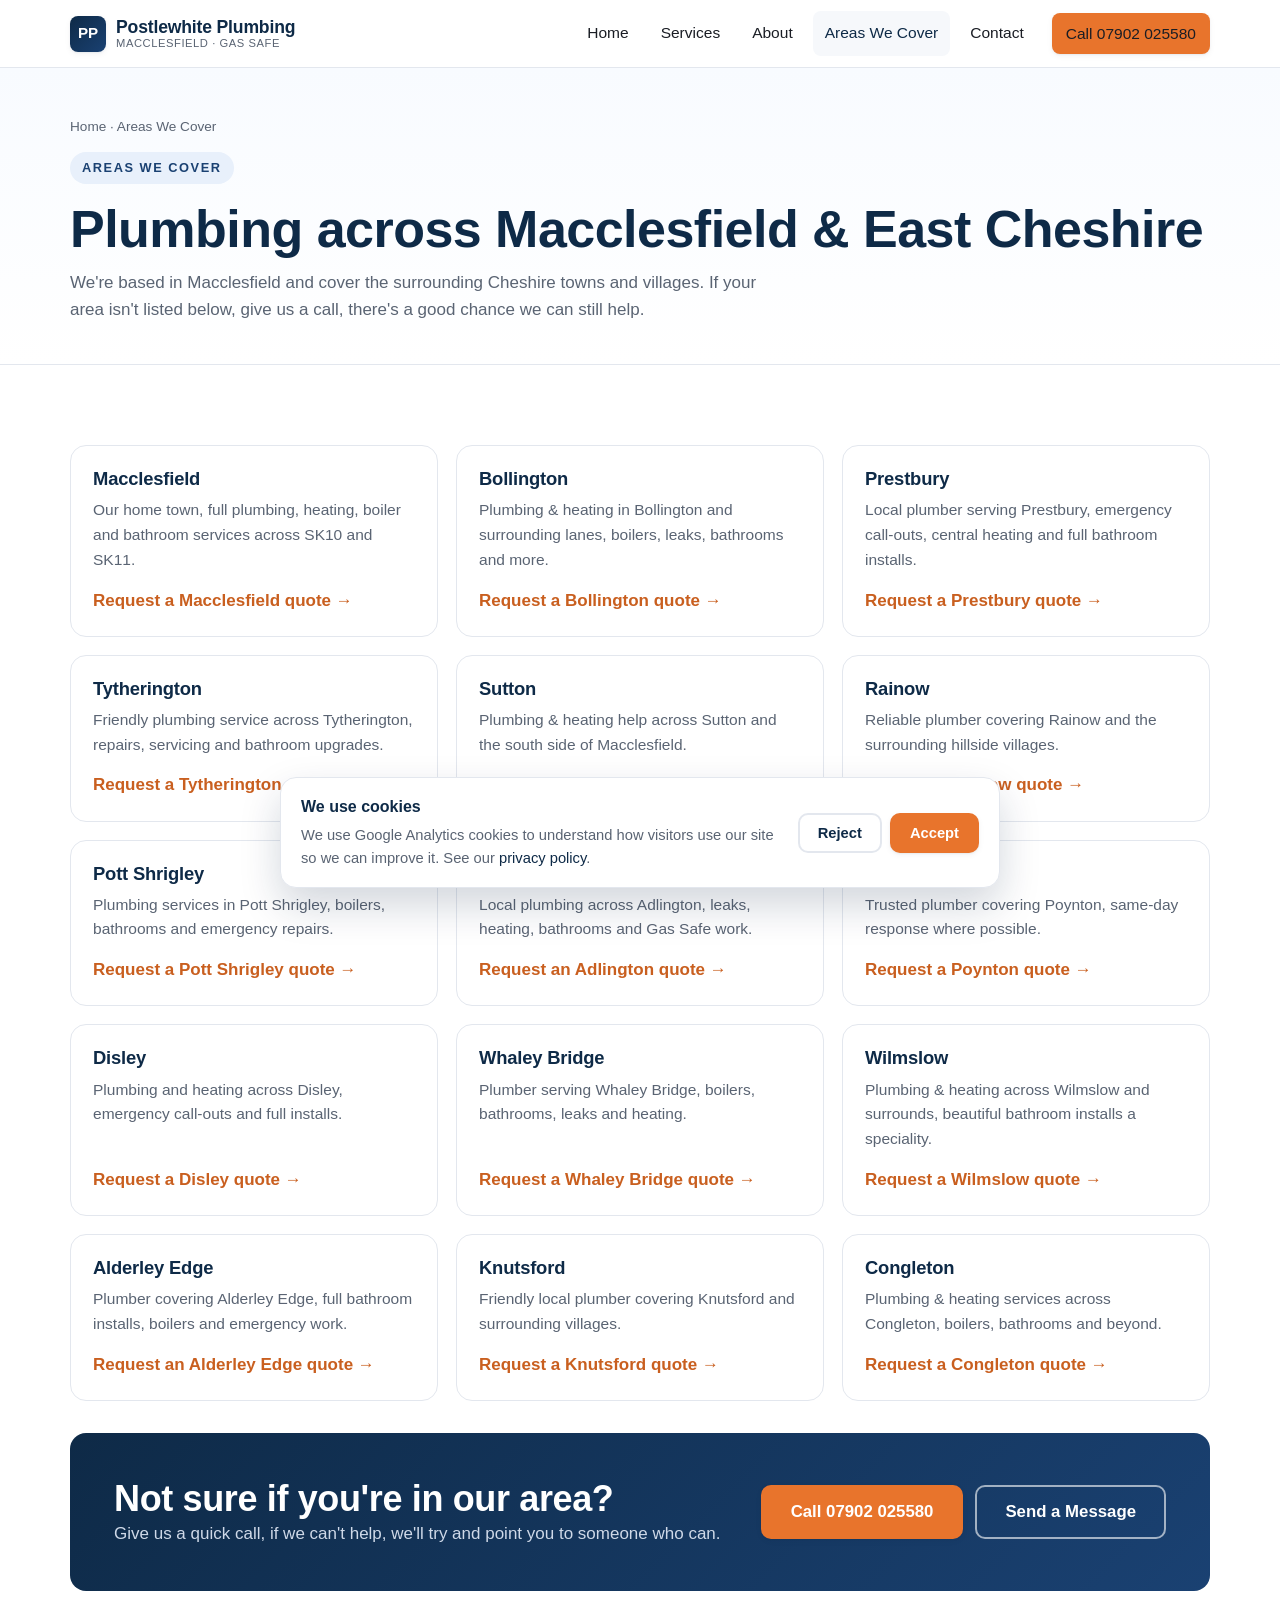
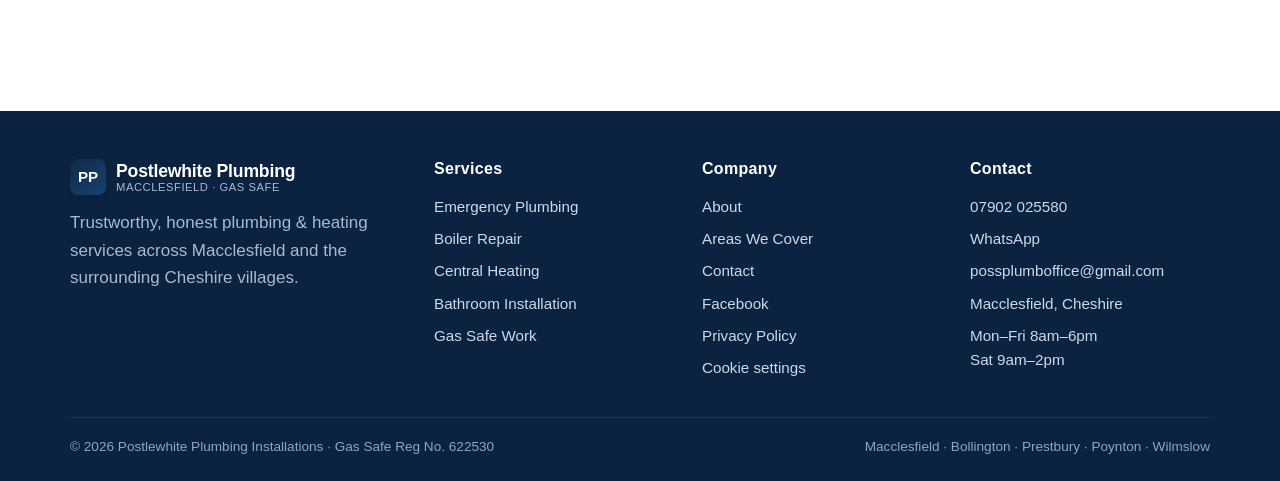
<file: areas.html>
<!doctype html>
<html lang="en-GB">
<head>
<meta charset="utf-8">
<meta name="viewport" content="width=device-width, initial-scale=1, viewport-fit=cover">
<meta name="theme-color" content="#0e2a47">

<title>Areas We Cover | Plumber Macclesfield &amp; East Cheshire | Postlewhite Plumbing</title>
<meta name="description" content="Plumbing &amp; heating across Macclesfield, Bollington, Prestbury, Poynton, Disley, Wilmslow, Alderley Edge, Knutsford, Congleton and surrounding Cheshire villages.">
<link rel="canonical" href="https://www.postlewhiteplumbing.co.uk/areas.html">

<meta property="og:type" content="website">
<meta property="og:locale" content="en_GB">
<meta property="og:title" content="Areas We Cover | Postlewhite Plumbing">
<meta property="og:description" content="Local plumbing across Macclesfield and surrounding Cheshire villages.">
<meta property="og:url" content="https://www.postlewhiteplumbing.co.uk/areas.html">
<meta property="og:site_name" content="Postlewhite Plumbing">
<meta property="og:image" content="https://www.postlewhiteplumbing.co.uk/assets/img/og-image.svg">

<link rel="icon" href="assets/img/favicon.svg" type="image/svg+xml">
<link rel="apple-touch-icon" href="assets/img/apple-touch-icon.png">
<link rel="alternate" hreflang="en-GB" href="https://www.postlewhiteplumbing.co.uk/areas.html">
<link rel="alternate" hreflang="x-default" href="https://www.postlewhiteplumbing.co.uk/areas.html">
<link rel="manifest" href="/site.webmanifest">
<link rel="stylesheet" href="assets/css/styles.css">

<script type="application/ld+json">
{"@context":"https://schema.org","@type":"BreadcrumbList","itemListElement":[
  {"@type":"ListItem","position":1,"name":"Home","item":"https://www.postlewhiteplumbing.co.uk/"},
  {"@type":"ListItem","position":2,"name":"Areas We Cover","item":"https://www.postlewhiteplumbing.co.uk/areas.html"}
]}
</script>
<!-- Google tag (gtag.js) with Consent Mode v2 -->
<script async src="https://www.googletagmanager.com/gtag/js?id=G-QJ4YRCMSEJ"></script>
<script>
  window.dataLayer = window.dataLayer || [];
  function gtag(){dataLayer.push(arguments);}
  gtag('consent', 'default', {
    'ad_storage': 'denied',
    'ad_user_data': 'denied',
    'ad_personalization': 'denied',
    'analytics_storage': 'denied',
    'wait_for_update': 500
  });
  gtag('js', new Date());
  gtag('config', 'G-QJ4YRCMSEJ');
</script>
<script src="/assets/js/consent.js" defer></script>
</head>
<body>
<a class="skip-link" href="#main">Skip to main content</a>

<header class="site-header">
  <div class="container">
    <a class="brand" href="index.html" aria-label="Postlewhite Plumbing - home">
      <span class="brand-mark" aria-hidden="true">PP</span>
      <span class="brand-name">Postlewhite Plumbing<small>Macclesfield · Gas Safe</small></span>
    </a>
    <button class="nav-toggle" type="button" aria-label="Open menu" aria-controls="primary-nav" aria-expanded="false"><span></span></button>
    <nav id="primary-nav" class="primary-nav" aria-label="Main">
      <a href="index.html">Home</a>
      <a href="services.html">Services</a>
      <a href="about.html">About</a>
      <a href="areas.html">Areas We Cover</a>
      <a href="contact.html">Contact</a>
      <a class="header-cta btn btn-primary" href="tel:+447902025580">Call 07902 025580</a>
    </nav>
  </div>
</header>

<main id="main">
  <section class="page-head">
    <div class="container">
      <nav class="breadcrumbs" aria-label="Breadcrumb">
        <a href="index.html">Home</a> · <span>Areas We Cover</span>
      </nav>
      <span class="eyebrow">Areas We Cover</span>
      <h1>Plumbing across Macclesfield &amp; East Cheshire</h1>
      <p>We're based in Macclesfield and cover the surrounding Cheshire towns and villages. If your area isn't listed below, give us a call, there's a good chance we can still help.</p>
    </div>
  </section>

  <section class="section">
    <div class="container">
      <div class="grid grid-2 grid-3">
        <article id="macclesfield" class="card"><h3>Macclesfield</h3><p>Our home town, full plumbing, heating, boiler and bathroom services across SK10 and SK11.</p><a class="card-link" href="contact.html">Request a Macclesfield quote →</a></article>
        <article id="bollington" class="card"><h3>Bollington</h3><p>Plumbing &amp; heating in Bollington and surrounding lanes, boilers, leaks, bathrooms and more.</p><a class="card-link" href="contact.html">Request a Bollington quote →</a></article>
        <article id="prestbury" class="card"><h3>Prestbury</h3><p>Local plumber serving Prestbury, emergency call-outs, central heating and full bathroom installs.</p><a class="card-link" href="contact.html">Request a Prestbury quote →</a></article>
        <article id="tytherington" class="card"><h3>Tytherington</h3><p>Friendly plumbing service across Tytherington, repairs, servicing and bathroom upgrades.</p><a class="card-link" href="contact.html">Request a Tytherington quote →</a></article>
        <article id="sutton" class="card"><h3>Sutton</h3><p>Plumbing &amp; heating help across Sutton and the south side of Macclesfield.</p><a class="card-link" href="contact.html">Request a Sutton quote →</a></article>
        <article id="rainow" class="card"><h3>Rainow</h3><p>Reliable plumber covering Rainow and the surrounding hillside villages.</p><a class="card-link" href="contact.html">Request a Rainow quote →</a></article>
        <article id="pott-shrigley" class="card"><h3>Pott Shrigley</h3><p>Plumbing services in Pott Shrigley, boilers, bathrooms and emergency repairs.</p><a class="card-link" href="contact.html">Request a Pott Shrigley quote →</a></article>
        <article id="adlington" class="card"><h3>Adlington</h3><p>Local plumbing across Adlington, leaks, heating, bathrooms and Gas Safe work.</p><a class="card-link" href="contact.html">Request an Adlington quote →</a></article>
        <article id="poynton" class="card"><h3>Poynton</h3><p>Trusted plumber covering Poynton, same-day response where possible.</p><a class="card-link" href="contact.html">Request a Poynton quote →</a></article>
        <article id="disley" class="card"><h3>Disley</h3><p>Plumbing and heating across Disley, emergency call-outs and full installs.</p><a class="card-link" href="contact.html">Request a Disley quote →</a></article>
        <article id="whaley-bridge" class="card"><h3>Whaley Bridge</h3><p>Plumber serving Whaley Bridge, boilers, bathrooms, leaks and heating.</p><a class="card-link" href="contact.html">Request a Whaley Bridge quote →</a></article>
        <article id="wilmslow" class="card"><h3>Wilmslow</h3><p>Plumbing &amp; heating across Wilmslow and surrounds, beautiful bathroom installs a speciality.</p><a class="card-link" href="contact.html">Request a Wilmslow quote →</a></article>
        <article id="alderley-edge" class="card"><h3>Alderley Edge</h3><p>Plumber covering Alderley Edge, full bathroom installs, boilers and emergency work.</p><a class="card-link" href="contact.html">Request an Alderley Edge quote →</a></article>
        <article id="knutsford" class="card"><h3>Knutsford</h3><p>Friendly local plumber covering Knutsford and surrounding villages.</p><a class="card-link" href="contact.html">Request a Knutsford quote →</a></article>
        <article id="congleton" class="card"><h3>Congleton</h3><p>Plumbing &amp; heating services across Congleton, boilers, bathrooms and beyond.</p><a class="card-link" href="contact.html">Request a Congleton quote →</a></article>
      </div>

      <div class="cta-band" style="margin-top:32px;">
        <div>
          <h2>Not sure if you're in our area?</h2>
          <p>Give us a quick call, if we can't help, we'll try and point you to someone who can.</p>
        </div>
        <div class="btns">
          <a class="btn btn-primary btn-lg" href="tel:+447902025580">Call 07902 025580</a>
          <a class="btn btn-outline btn-lg" href="contact.html">Send a Message</a>
        </div>
      </div>
    </div>
  </section>
</main>

<footer class="site-footer">
  <div class="container">
    <div class="footer-grid">
      <div class="footer-brand">
        <a class="brand" href="index.html" style="color:#fff">
          <span class="brand-mark">PP</span>
          <span class="brand-name" style="color:#fff">Postlewhite Plumbing<small style="color:#aab9d2">Macclesfield · Gas Safe</small></span>
        </a>
        <p style="margin-top:14px;">Trustworthy, honest plumbing &amp; heating services across Macclesfield and the surrounding Cheshire villages.</p>
      </div>
      <div>
        <h4>Services</h4>
        <ul>
          <li><a href="services.html#emergency">Emergency Plumbing</a></li>
          <li><a href="services.html#boilers">Boiler Repair</a></li>
          <li><a href="services.html#heating">Central Heating</a></li>
          <li><a href="services.html#bathrooms">Bathroom Installation</a></li>
          <li><a href="services.html#gas">Gas Safe Work</a></li>
        </ul>
      </div>
      <div>
        <h4>Company</h4>
        <ul>
          <li><a href="about.html">About</a></li>
          <li><a href="areas.html">Areas We Cover</a></li>
          <li><a href="contact.html">Contact</a></li>
          <li><a href="https://www.facebook.com/Postlewhiteplumbing/" rel="noopener">Facebook</a></li>
          <li><a href="privacy.html">Privacy Policy</a></li>
          <li><a href="#" onclick="if(window.openCookieSettings)window.openCookieSettings();return false;">Cookie settings</a></li>
        </ul>
      </div>
      <div>
        <h4>Contact</h4>
        <ul>
          <li><a href="tel:+447902025580">07902 025580</a></li>
          <li><a href="https://wa.me/447902025580" rel="noopener">WhatsApp</a></li>
          <li><a href="mailto:possplumboffice@gmail.com">possplumboffice@gmail.com</a></li>
          <li>Macclesfield, Cheshire</li>
          <li>Mon–Fri 8am–6pm<br>Sat 9am–2pm</li>
        </ul>
      </div>
    </div>
    <div class="footer-bottom">
      <span>© <span id="year">2026</span> Postlewhite Plumbing Installations · Gas Safe Reg No. 622530</span>
      <span>Macclesfield · Bollington · Prestbury · Poynton · Wilmslow</span>
    </div>
  </div>
</footer>

<div class="mobile-cta">
  <a class="mobile-cta-btn mobile-cta-call" href="tel:+447902025580" aria-label="Call Postlewhite Plumbing">
    <svg width="20" height="20" viewBox="0 0 24 24" fill="none" stroke="currentColor" stroke-width="2.4" stroke-linecap="round" stroke-linejoin="round" aria-hidden="true"><path d="M22 16.92v3a2 2 0 0 1-2.18 2 19.79 19.79 0 0 1-8.63-3.07 19.5 19.5 0 0 1-6-6 19.79 19.79 0 0 1-3.07-8.67A2 2 0 0 1 4.11 2h3a2 2 0 0 1 2 1.72 12.84 12.84 0 0 0 .7 2.81 2 2 0 0 1-.45 2.11L8.09 9.91a16 16 0 0 0 6 6l1.27-1.27a2 2 0 0 1 2.11-.45 12.84 12.84 0 0 0 2.81.7A2 2 0 0 1 22 16.92z"/></svg>
    <span>Call now</span>
  </a>
  <a class="mobile-cta-btn mobile-cta-wa" href="https://wa.me/447902025580" rel="noopener" aria-label="WhatsApp Postlewhite Plumbing">
    <svg width="20" height="20" viewBox="0 0 24 24" fill="currentColor" aria-hidden="true"><path d="M17.472 14.382c-.297-.149-1.758-.867-2.03-.967-.273-.099-.471-.148-.67.15-.197.297-.767.966-.94 1.164-.173.199-.347.223-.644.075-.297-.15-1.255-.463-2.39-1.475-.883-.788-1.48-1.761-1.653-2.059-.173-.297-.018-.458.13-.606.134-.133.298-.347.446-.52.149-.174.198-.298.298-.497.099-.198.05-.371-.025-.52-.075-.149-.669-1.612-.916-2.207-.242-.579-.487-.5-.669-.51l-.57-.01c-.198 0-.52.074-.792.372s-1.04 1.016-1.04 2.479 1.065 2.876 1.213 3.074c.149.198 2.096 3.2 5.077 4.487.71.306 1.263.489 1.694.625.712.227 1.36.195 1.871.118.571-.085 1.758-.719 2.006-1.413.248-.694.248-1.289.173-1.413-.074-.124-.272-.198-.57-.347zM12.04 21.785h-.004a9.87 9.87 0 0 1-5.031-1.378l-.361-.214-3.741.982.998-3.648-.235-.374a9.86 9.86 0 0 1-1.51-5.26c.002-5.45 4.436-9.884 9.888-9.884 2.64 0 5.122 1.03 6.988 2.898a9.825 9.825 0 0 1 2.893 6.994c-.003 5.45-4.437 9.884-9.885 9.884m8.413-18.297A11.815 11.815 0 0 0 12.05 0C5.495 0 .16 5.335.157 11.892c0 2.096.547 4.142 1.588 5.945L.057 24l6.305-1.654a11.882 11.882 0 0 0 5.683 1.448h.005c6.554 0 11.89-5.335 11.893-11.893a11.821 11.821 0 0 0-3.48-8.413"/></svg>
    <span>WhatsApp</span>
  </a>
</div>

<script src="assets/js/main.js" defer></script>
</body>
</html>
</file>
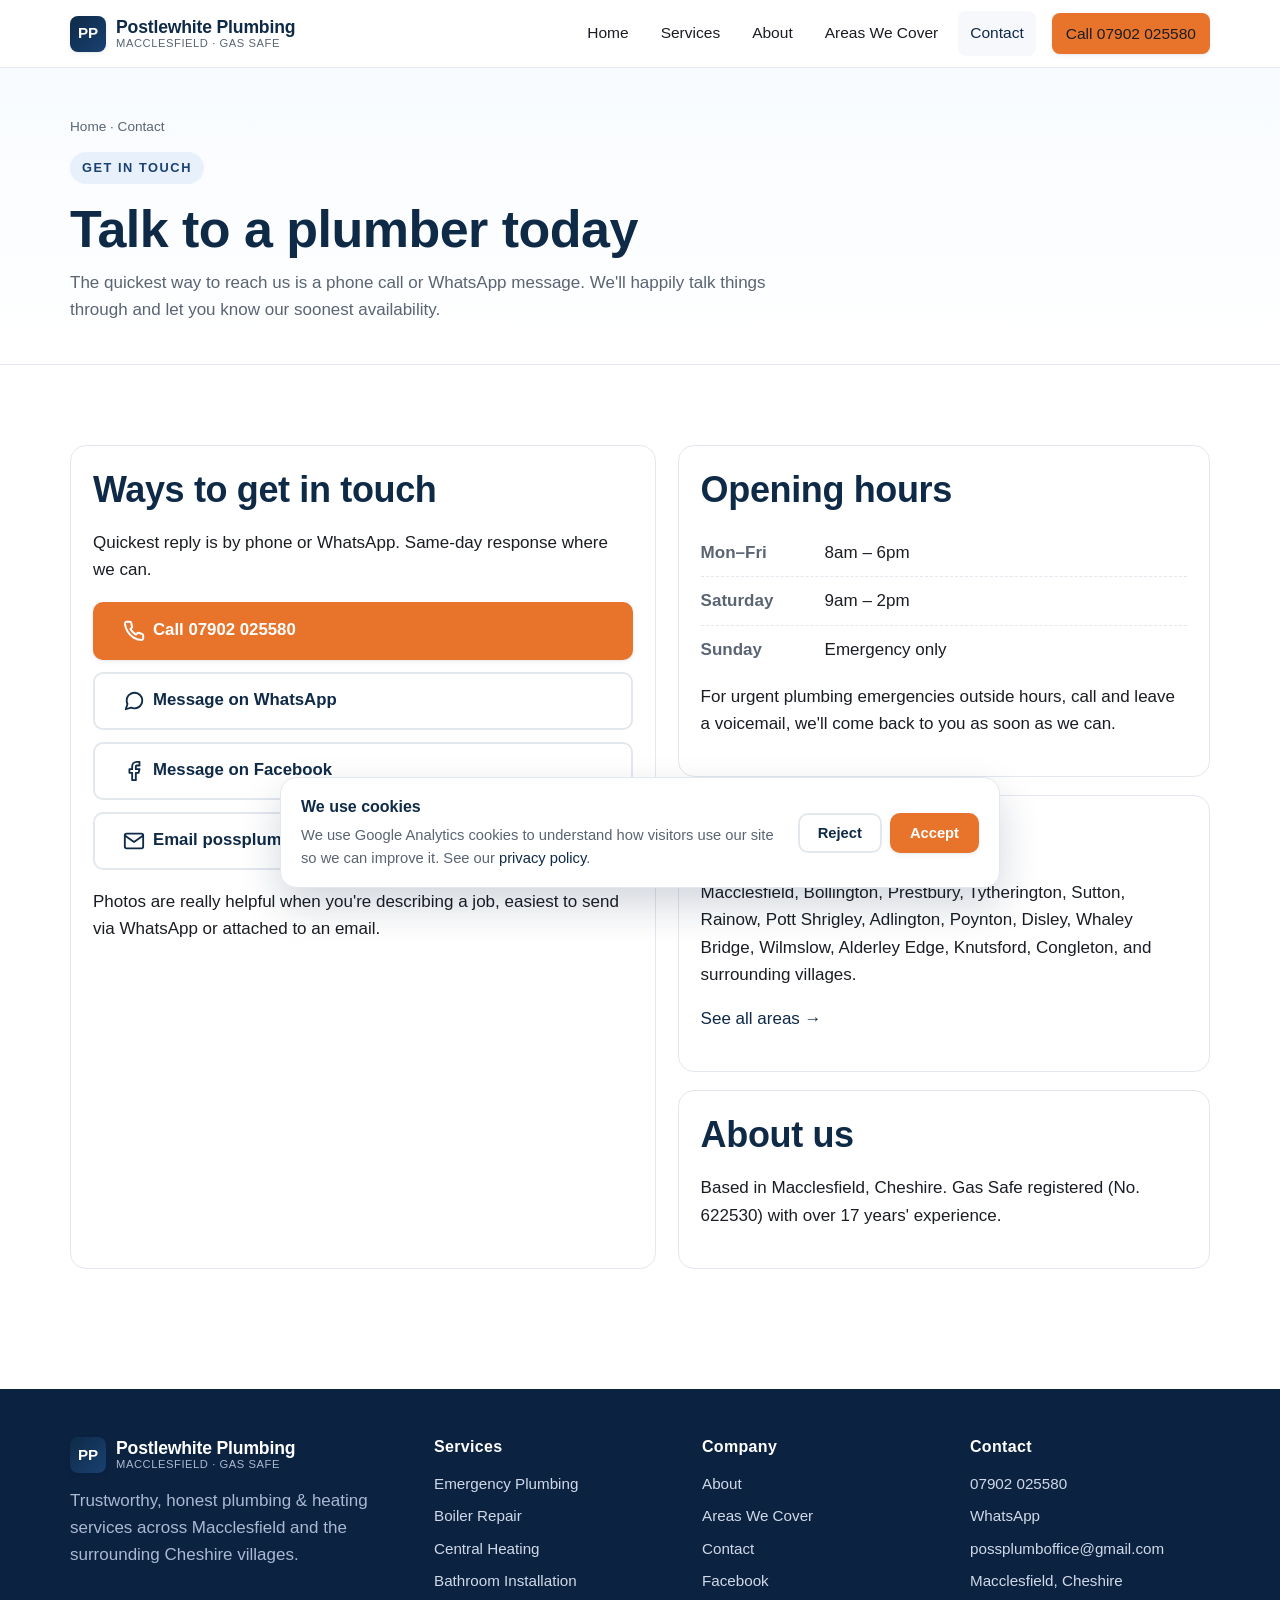
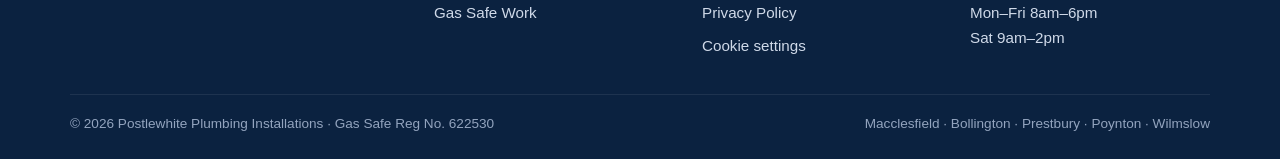
<file: contact.html>
<!doctype html>
<html lang="en-GB">
<head>
<meta charset="utf-8">
<meta name="viewport" content="width=device-width, initial-scale=1, viewport-fit=cover">
<meta name="theme-color" content="#0e2a47">

<title>Contact Postlewhite Plumbing | Macclesfield Plumber | 07902 025580</title>
<meta name="description" content="Contact Postlewhite Plumbing, call or WhatsApp 07902 025580, email possplumboffice@gmail.com, or send a message via Facebook. Plumbing &amp; heating across Macclesfield.">
<link rel="canonical" href="https://www.postlewhiteplumbing.co.uk/contact.html">

<meta property="og:type" content="website">
<meta property="og:locale" content="en_GB">
<meta property="og:title" content="Contact Postlewhite Plumbing | Macclesfield Plumber">
<meta property="og:description" content="Call 07902 025580 or send a message, same-day response where we can.">
<meta property="og:url" content="https://www.postlewhiteplumbing.co.uk/contact.html">
<meta property="og:site_name" content="Postlewhite Plumbing">
<meta property="og:image" content="https://www.postlewhiteplumbing.co.uk/assets/img/og-image.svg">

<link rel="icon" href="assets/img/favicon.svg" type="image/svg+xml">
<link rel="apple-touch-icon" href="assets/img/apple-touch-icon.png">
<link rel="alternate" hreflang="en-GB" href="https://www.postlewhiteplumbing.co.uk/contact.html">
<link rel="alternate" hreflang="x-default" href="https://www.postlewhiteplumbing.co.uk/contact.html">
<link rel="manifest" href="/site.webmanifest">
<link rel="stylesheet" href="assets/css/styles.css">

<script type="application/ld+json">
{"@context":"https://schema.org","@type":"BreadcrumbList","itemListElement":[
  {"@type":"ListItem","position":1,"name":"Home","item":"https://www.postlewhiteplumbing.co.uk/"},
  {"@type":"ListItem","position":2,"name":"Contact","item":"https://www.postlewhiteplumbing.co.uk/contact.html"}
]}
</script>
<!-- Google tag (gtag.js) with Consent Mode v2 -->
<script async src="https://www.googletagmanager.com/gtag/js?id=G-QJ4YRCMSEJ"></script>
<script>
  window.dataLayer = window.dataLayer || [];
  function gtag(){dataLayer.push(arguments);}
  gtag('consent', 'default', {
    'ad_storage': 'denied',
    'ad_user_data': 'denied',
    'ad_personalization': 'denied',
    'analytics_storage': 'denied',
    'wait_for_update': 500
  });
  gtag('js', new Date());
  gtag('config', 'G-QJ4YRCMSEJ');
</script>
<script src="/assets/js/consent.js" defer></script>
</head>
<body>
<a class="skip-link" href="#main">Skip to main content</a>

<header class="site-header">
  <div class="container">
    <a class="brand" href="index.html" aria-label="Postlewhite Plumbing - home">
      <span class="brand-mark" aria-hidden="true">PP</span>
      <span class="brand-name">Postlewhite Plumbing<small>Macclesfield · Gas Safe</small></span>
    </a>
    <button class="nav-toggle" type="button" aria-label="Open menu" aria-controls="primary-nav" aria-expanded="false"><span></span></button>
    <nav id="primary-nav" class="primary-nav" aria-label="Main">
      <a href="index.html">Home</a>
      <a href="services.html">Services</a>
      <a href="about.html">About</a>
      <a href="areas.html">Areas We Cover</a>
      <a href="contact.html">Contact</a>
      <a class="header-cta btn btn-primary" href="tel:+447902025580">Call 07902 025580</a>
    </nav>
  </div>
</header>

<main id="main">
  <section class="page-head">
    <div class="container">
      <nav class="breadcrumbs" aria-label="Breadcrumb">
        <a href="index.html">Home</a> · <span>Contact</span>
      </nav>
      <span class="eyebrow">Get in touch</span>
      <h1>Talk to a plumber today</h1>
      <p>The quickest way to reach us is a phone call or WhatsApp message. We'll happily talk things through and let you know our soonest availability.</p>
    </div>
  </section>

  <section class="section">
    <div class="container">
      <div class="contact-grid">

        <div class="info-block">
          <h2>Ways to get in touch</h2>
          <p>Quickest reply is by phone or WhatsApp. Same-day response where we can.</p>

          <div style="display:grid; gap:12px; margin-top:18px;">
            <a class="btn btn-primary btn-lg" href="tel:+447902025580" style="justify-content:flex-start;">
              <svg width="22" height="22" viewBox="0 0 24 24" fill="none" stroke="currentColor" stroke-width="2.2" stroke-linecap="round" stroke-linejoin="round" aria-hidden="true"><path d="M22 16.92v3a2 2 0 0 1-2.18 2 19.79 19.79 0 0 1-8.63-3.07 19.5 19.5 0 0 1-6-6 19.79 19.79 0 0 1-3.07-8.67A2 2 0 0 1 4.11 2h3a2 2 0 0 1 2 1.72 12.84 12.84 0 0 0 .7 2.81 2 2 0 0 1-.45 2.11L8.09 9.91a16 16 0 0 0 6 6l1.27-1.27a2 2 0 0 1 2.11-.45 12.84 12.84 0 0 0 2.81.7A2 2 0 0 1 22 16.92z"/></svg>
              <span>Call 07902 025580</span>
            </a>
            <a class="btn btn-ghost btn-lg" href="https://wa.me/447902025580" rel="noopener" style="justify-content:flex-start;">
              <svg width="22" height="22" viewBox="0 0 24 24" fill="none" stroke="currentColor" stroke-width="2" stroke-linecap="round" stroke-linejoin="round" aria-hidden="true"><path d="M21 11.5a8.38 8.38 0 0 1-.9 3.8 8.5 8.5 0 0 1-7.6 4.7 8.38 8.38 0 0 1-3.8-.9L3 21l1.9-5.7a8.38 8.38 0 0 1-.9-3.8 8.5 8.5 0 0 1 4.7-7.6 8.38 8.38 0 0 1 3.8-.9h.5a8.48 8.48 0 0 1 8 8v.5z"/></svg>
              <span>Message on WhatsApp</span>
            </a>
            <a class="btn btn-ghost btn-lg" href="https://www.facebook.com/Postlewhiteplumbing/" rel="noopener" style="justify-content:flex-start;">
              <svg width="22" height="22" viewBox="0 0 24 24" fill="none" stroke="currentColor" stroke-width="2" stroke-linecap="round" stroke-linejoin="round" aria-hidden="true"><path d="M18 2h-3a5 5 0 0 0-5 5v3H7v4h3v8h4v-8h3l1-4h-4V7a1 1 0 0 1 1-1h3z"/></svg>
              <span>Message on Facebook</span>
            </a>
            <a class="btn btn-ghost btn-lg" href="mailto:possplumboffice@gmail.com" style="justify-content:flex-start;">
              <svg width="22" height="22" viewBox="0 0 24 24" fill="none" stroke="currentColor" stroke-width="2" stroke-linecap="round" stroke-linejoin="round" aria-hidden="true"><path d="M4 4h16c1.1 0 2 .9 2 2v12c0 1.1-.9 2-2 2H4c-1.1 0-2-.9-2-2V6c0-1.1.9-2 2-2z"/><polyline points="22,6 12,13 2,6"/></svg>
              <span>Email possplumboffice@gmail.com</span>
            </a>
          </div>

          <p class="help" style="margin-top:18px;">Photos are really helpful when you're describing a job, easiest to send via WhatsApp or attached to an email.</p>
        </div>

        <aside>
          <div class="info-block">
            <h2>Opening hours</h2>
            <div class="info-row"><span class="lbl">Mon–Fri</span><span class="val">8am – 6pm</span></div>
            <div class="info-row"><span class="lbl">Saturday</span><span class="val">9am – 2pm</span></div>
            <div class="info-row"><span class="lbl">Sunday</span><span class="val">Emergency only</span></div>
            <p class="help" style="margin-top:10px;">For urgent plumbing emergencies outside hours, call and leave a voicemail, we'll come back to you as soon as we can.</p>
          </div>

          <div class="info-block" style="margin-top:18px;">
            <h2>Areas we cover</h2>
            <p>Macclesfield, Bollington, Prestbury, Tytherington, Sutton, Rainow, Pott Shrigley, Adlington, Poynton, Disley, Whaley Bridge, Wilmslow, Alderley Edge, Knutsford, Congleton, and surrounding villages.</p>
            <p><a href="areas.html">See all areas →</a></p>
          </div>

          <div class="info-block" style="margin-top:18px;">
            <h2>About us</h2>
            <p>Based in Macclesfield, Cheshire. Gas Safe registered (No. 622530) with over 17 years' experience.</p>
          </div>
        </aside>
      </div>
    </div>
  </section>
</main>

<footer class="site-footer">
  <div class="container">
    <div class="footer-grid">
      <div class="footer-brand">
        <a class="brand" href="index.html" style="color:#fff">
          <span class="brand-mark">PP</span>
          <span class="brand-name" style="color:#fff">Postlewhite Plumbing<small style="color:#aab9d2">Macclesfield · Gas Safe</small></span>
        </a>
        <p style="margin-top:14px;">Trustworthy, honest plumbing &amp; heating services across Macclesfield and the surrounding Cheshire villages.</p>
      </div>
      <div>
        <h4>Services</h4>
        <ul>
          <li><a href="services.html#emergency">Emergency Plumbing</a></li>
          <li><a href="services.html#boilers">Boiler Repair</a></li>
          <li><a href="services.html#heating">Central Heating</a></li>
          <li><a href="services.html#bathrooms">Bathroom Installation</a></li>
          <li><a href="services.html#gas">Gas Safe Work</a></li>
        </ul>
      </div>
      <div>
        <h4>Company</h4>
        <ul>
          <li><a href="about.html">About</a></li>
          <li><a href="areas.html">Areas We Cover</a></li>
          <li><a href="contact.html">Contact</a></li>
          <li><a href="https://www.facebook.com/Postlewhiteplumbing/" rel="noopener">Facebook</a></li>
          <li><a href="privacy.html">Privacy Policy</a></li>
          <li><a href="#" onclick="if(window.openCookieSettings)window.openCookieSettings();return false;">Cookie settings</a></li>
        </ul>
      </div>
      <div>
        <h4>Contact</h4>
        <ul>
          <li><a href="tel:+447902025580">07902 025580</a></li>
          <li><a href="https://wa.me/447902025580" rel="noopener">WhatsApp</a></li>
          <li><a href="mailto:possplumboffice@gmail.com">possplumboffice@gmail.com</a></li>
          <li>Macclesfield, Cheshire</li>
          <li>Mon–Fri 8am–6pm<br>Sat 9am–2pm</li>
        </ul>
      </div>
    </div>
    <div class="footer-bottom">
      <span>© <span id="year">2026</span> Postlewhite Plumbing Installations · Gas Safe Reg No. 622530</span>
      <span>Macclesfield · Bollington · Prestbury · Poynton · Wilmslow</span>
    </div>
  </div>
</footer>

<div class="mobile-cta">
  <a class="mobile-cta-btn mobile-cta-call" href="tel:+447902025580" aria-label="Call Postlewhite Plumbing">
    <svg width="20" height="20" viewBox="0 0 24 24" fill="none" stroke="currentColor" stroke-width="2.4" stroke-linecap="round" stroke-linejoin="round" aria-hidden="true"><path d="M22 16.92v3a2 2 0 0 1-2.18 2 19.79 19.79 0 0 1-8.63-3.07 19.5 19.5 0 0 1-6-6 19.79 19.79 0 0 1-3.07-8.67A2 2 0 0 1 4.11 2h3a2 2 0 0 1 2 1.72 12.84 12.84 0 0 0 .7 2.81 2 2 0 0 1-.45 2.11L8.09 9.91a16 16 0 0 0 6 6l1.27-1.27a2 2 0 0 1 2.11-.45 12.84 12.84 0 0 0 2.81.7A2 2 0 0 1 22 16.92z"/></svg>
    <span>Call now</span>
  </a>
  <a class="mobile-cta-btn mobile-cta-wa" href="https://wa.me/447902025580" rel="noopener" aria-label="WhatsApp Postlewhite Plumbing">
    <svg width="20" height="20" viewBox="0 0 24 24" fill="currentColor" aria-hidden="true"><path d="M17.472 14.382c-.297-.149-1.758-.867-2.03-.967-.273-.099-.471-.148-.67.15-.197.297-.767.966-.94 1.164-.173.199-.347.223-.644.075-.297-.15-1.255-.463-2.39-1.475-.883-.788-1.48-1.761-1.653-2.059-.173-.297-.018-.458.13-.606.134-.133.298-.347.446-.52.149-.174.198-.298.298-.497.099-.198.05-.371-.025-.52-.075-.149-.669-1.612-.916-2.207-.242-.579-.487-.5-.669-.51l-.57-.01c-.198 0-.52.074-.792.372s-1.04 1.016-1.04 2.479 1.065 2.876 1.213 3.074c.149.198 2.096 3.2 5.077 4.487.71.306 1.263.489 1.694.625.712.227 1.36.195 1.871.118.571-.085 1.758-.719 2.006-1.413.248-.694.248-1.289.173-1.413-.074-.124-.272-.198-.57-.347zM12.04 21.785h-.004a9.87 9.87 0 0 1-5.031-1.378l-.361-.214-3.741.982.998-3.648-.235-.374a9.86 9.86 0 0 1-1.51-5.26c.002-5.45 4.436-9.884 9.888-9.884 2.64 0 5.122 1.03 6.988 2.898a9.825 9.825 0 0 1 2.893 6.994c-.003 5.45-4.437 9.884-9.885 9.884m8.413-18.297A11.815 11.815 0 0 0 12.05 0C5.495 0 .16 5.335.157 11.892c0 2.096.547 4.142 1.588 5.945L.057 24l6.305-1.654a11.882 11.882 0 0 0 5.683 1.448h.005c6.554 0 11.89-5.335 11.893-11.893a11.821 11.821 0 0 0-3.48-8.413"/></svg>
    <span>WhatsApp</span>
  </a>
</div>

<script src="assets/js/main.js" defer></script>
</body>
</html>
</file>
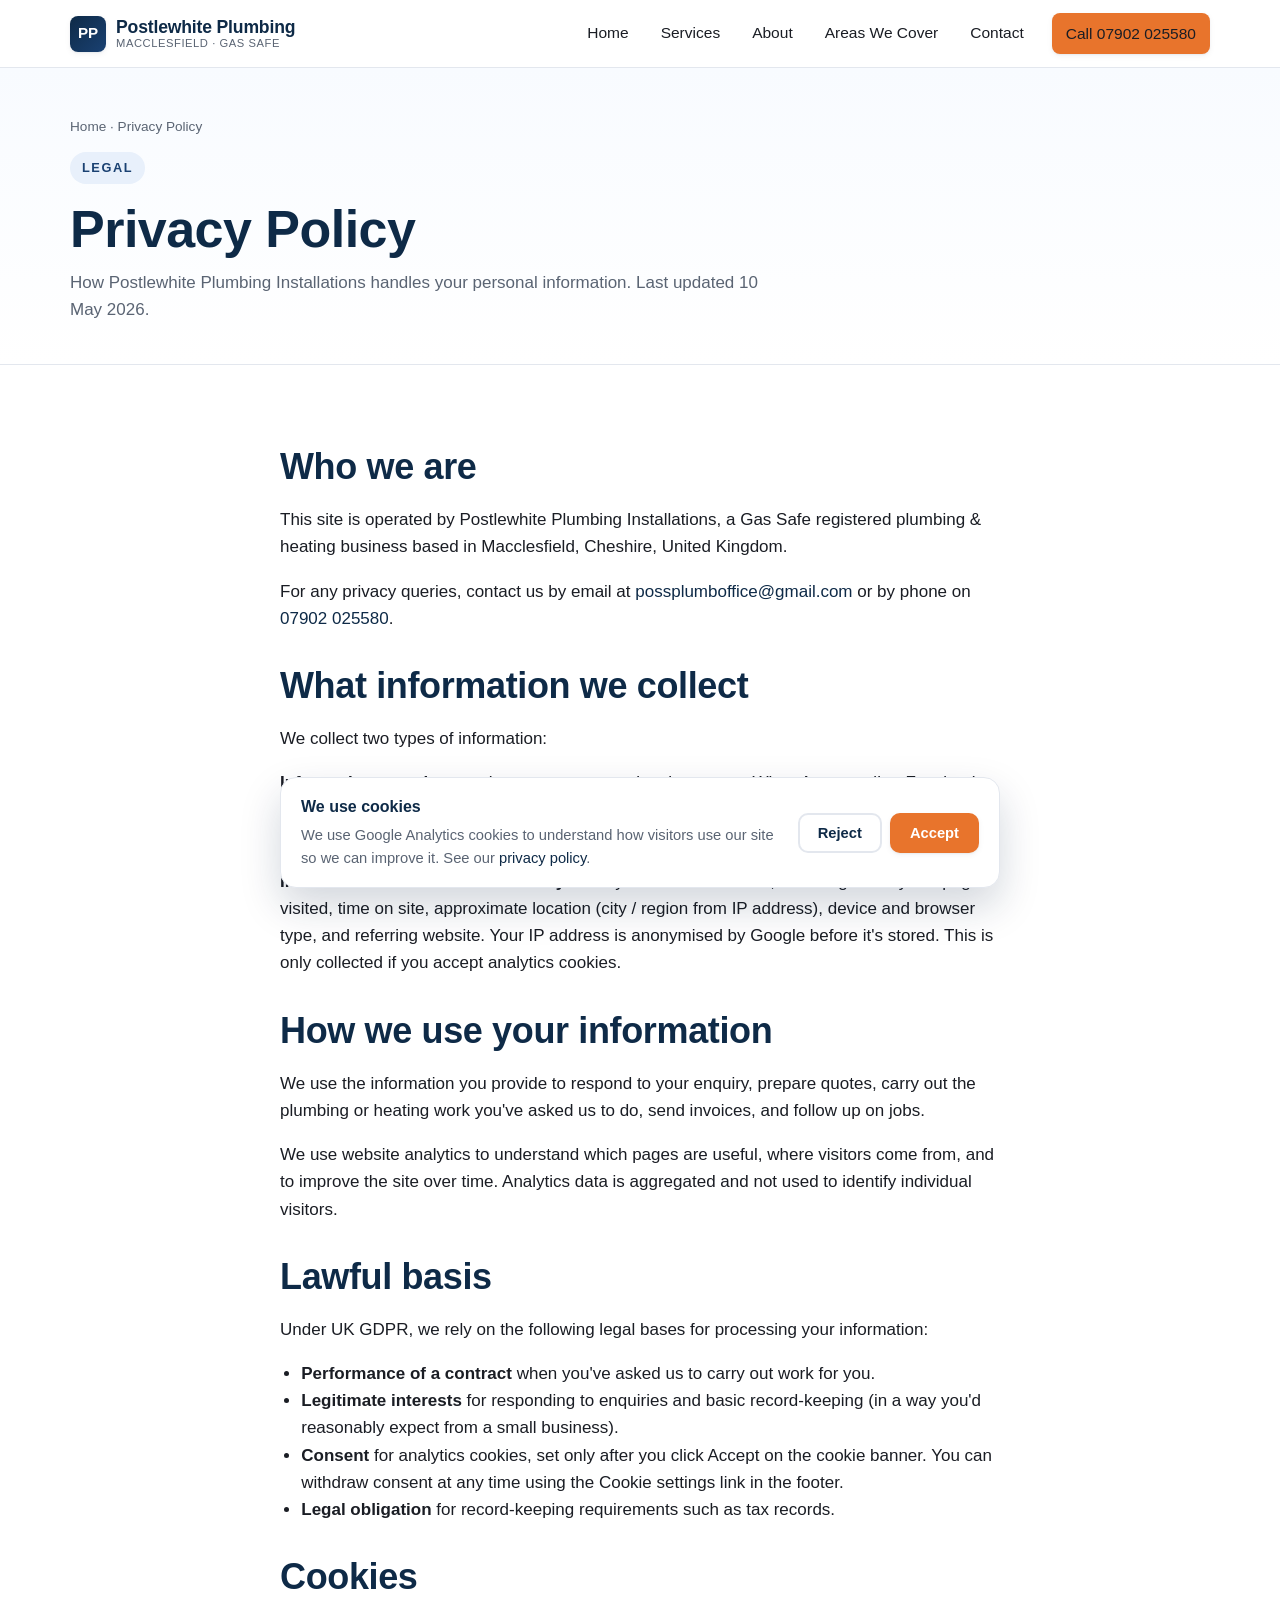
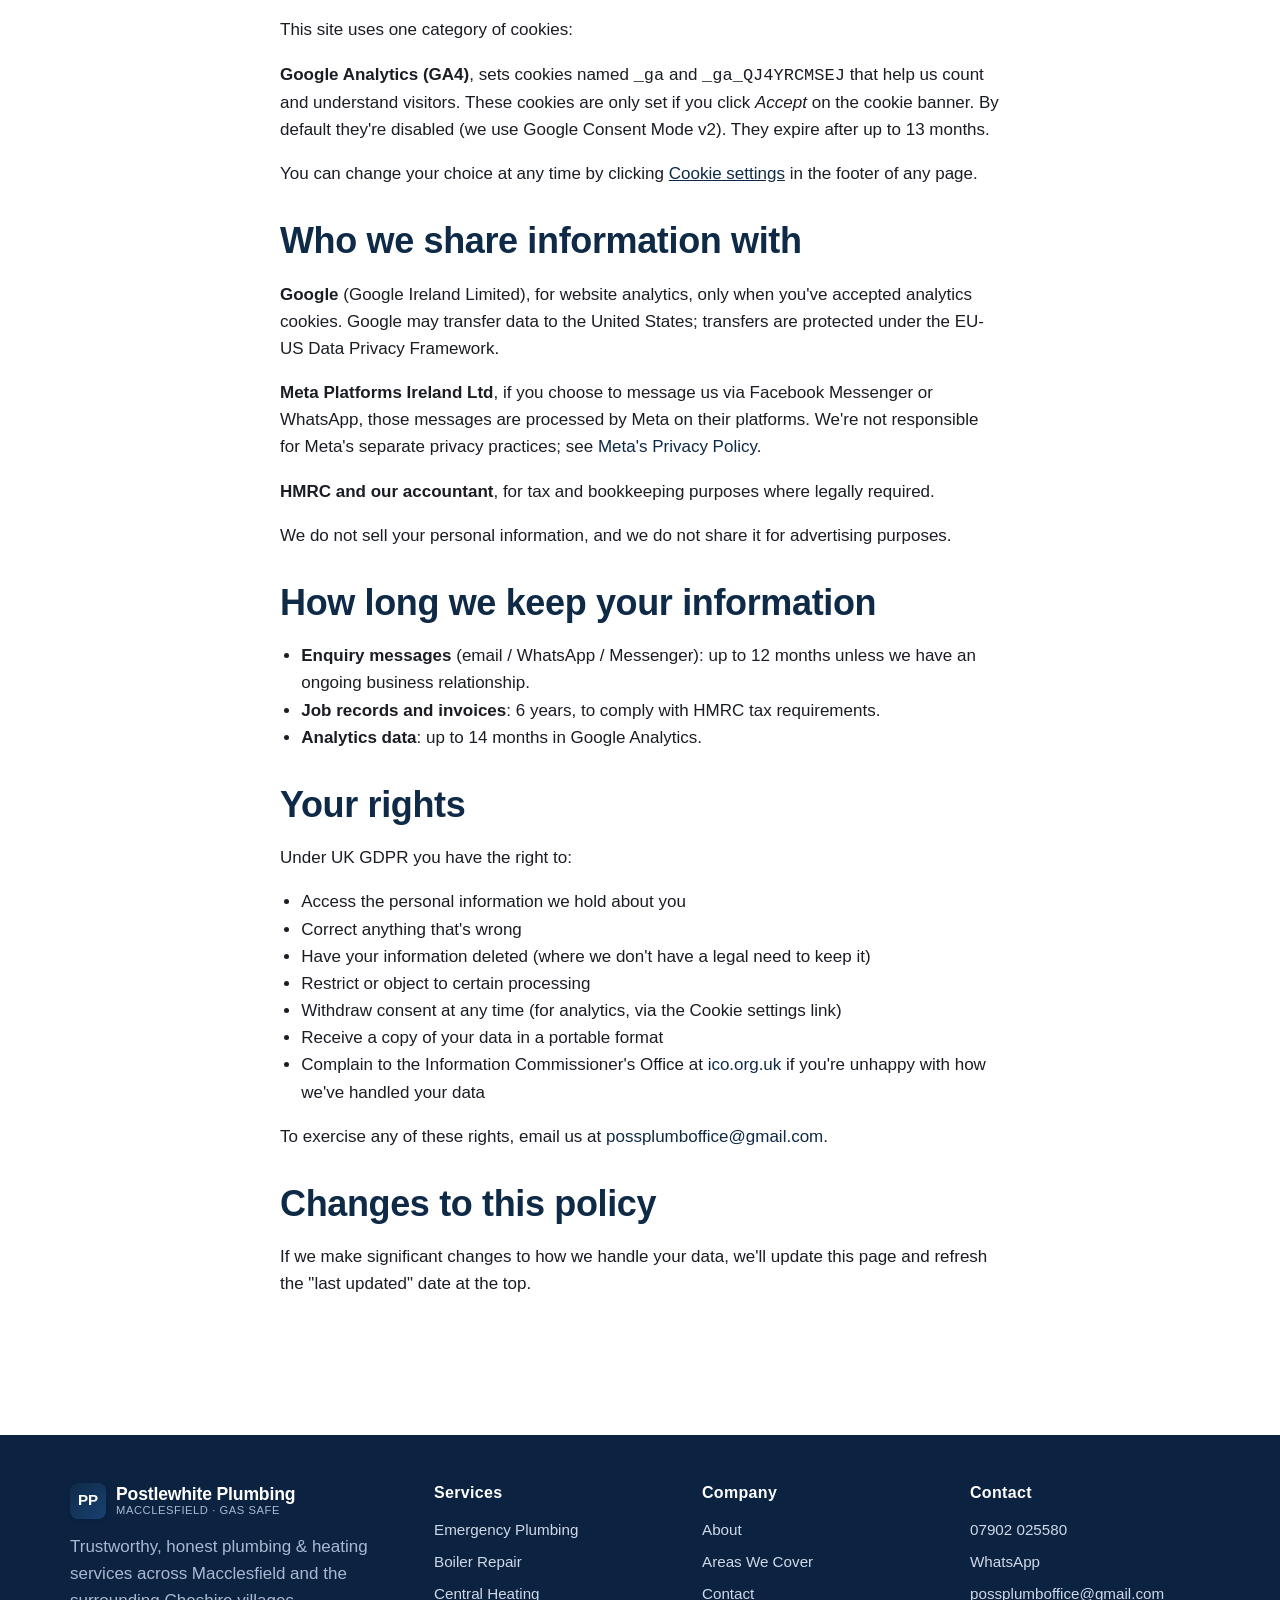
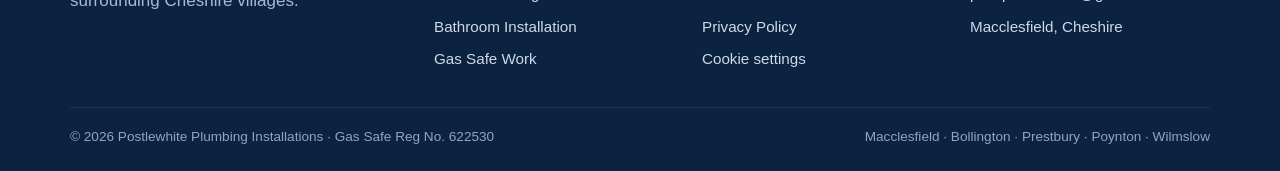
<file: privacy.html>
<!doctype html>
<html lang="en-GB">
<head>
<meta charset="utf-8">
<meta name="viewport" content="width=device-width, initial-scale=1, viewport-fit=cover">
<meta name="theme-color" content="#0e2a47">

<title>Privacy Policy | Postlewhite Plumbing</title>
<meta name="description" content="How Postlewhite Plumbing Installations collects, uses and protects your personal information. Cookies, contact form data, your rights under UK GDPR.">
<meta name="robots" content="index, follow">
<link rel="canonical" href="https://www.postlewhiteplumbing.co.uk/privacy.html">

<meta property="og:type" content="website">
<meta property="og:locale" content="en_GB">
<meta property="og:title" content="Privacy Policy | Postlewhite Plumbing">
<meta property="og:description" content="How we handle your personal information.">
<meta property="og:url" content="https://www.postlewhiteplumbing.co.uk/privacy.html">
<meta property="og:site_name" content="Postlewhite Plumbing">
<meta property="og:image" content="https://www.postlewhiteplumbing.co.uk/assets/img/og-image.svg">

<link rel="icon" href="assets/img/favicon.svg" type="image/svg+xml">
<link rel="apple-touch-icon" href="assets/img/apple-touch-icon.png">
<link rel="alternate" hreflang="en-GB" href="https://www.postlewhiteplumbing.co.uk/privacy.html">
<link rel="alternate" hreflang="x-default" href="https://www.postlewhiteplumbing.co.uk/privacy.html">
<link rel="manifest" href="/site.webmanifest">
<link rel="stylesheet" href="assets/css/styles.css">

<!-- Google tag (gtag.js) with Consent Mode v2 -->
<script async src="https://www.googletagmanager.com/gtag/js?id=G-QJ4YRCMSEJ"></script>
<script>
  window.dataLayer = window.dataLayer || [];
  function gtag(){dataLayer.push(arguments);}
  gtag('consent', 'default', {
    'ad_storage': 'denied',
    'ad_user_data': 'denied',
    'ad_personalization': 'denied',
    'analytics_storage': 'denied',
    'wait_for_update': 500
  });
  gtag('js', new Date());
  gtag('config', 'G-QJ4YRCMSEJ');
</script>
<script src="/assets/js/consent.js" defer></script>
</head>
<body>
<a class="skip-link" href="#main">Skip to main content</a>

<header class="site-header">
  <div class="container">
    <a class="brand" href="index.html" aria-label="Postlewhite Plumbing - home">
      <span class="brand-mark" aria-hidden="true">PP</span>
      <span class="brand-name">Postlewhite Plumbing<small>Macclesfield · Gas Safe</small></span>
    </a>
    <button class="nav-toggle" type="button" aria-label="Open menu" aria-controls="primary-nav" aria-expanded="false"><span></span></button>
    <nav id="primary-nav" class="primary-nav" aria-label="Main">
      <a href="index.html">Home</a>
      <a href="services.html">Services</a>
      <a href="about.html">About</a>
      <a href="areas.html">Areas We Cover</a>
      <a href="contact.html">Contact</a>
      <a class="header-cta btn btn-primary" href="tel:+447902025580">Call 07902 025580</a>
    </nav>
  </div>
</header>

<main id="main">
  <section class="page-head">
    <div class="container">
      <nav class="breadcrumbs" aria-label="Breadcrumb">
        <a href="index.html">Home</a> · <span>Privacy Policy</span>
      </nav>
      <span class="eyebrow">Legal</span>
      <h1>Privacy Policy</h1>
      <p>How Postlewhite Plumbing Installations handles your personal information. Last updated 10 May 2026.</p>
    </div>
  </section>

  <section class="section">
    <div class="container section-narrow">

      <h2>Who we are</h2>
      <p>This site is operated by Postlewhite Plumbing Installations, a Gas Safe registered plumbing &amp; heating business based in Macclesfield, Cheshire, United Kingdom.</p>
      <p>For any privacy queries, contact us by email at <a href="mailto:possplumboffice@gmail.com">possplumboffice@gmail.com</a> or by phone on <a href="tel:+447902025580">07902 025580</a>.</p>

      <h2 style="margin-top:32px;">What information we collect</h2>
      <p>We collect two types of information:</p>
      <p><strong>Information you give us</strong> when you contact us by phone, text, WhatsApp, email or Facebook Messenger: your name, phone number, email address, the address of the property where work is needed, and the details of the plumbing job.</p>
      <p><strong>Information collected automatically</strong> when you visit this website, via Google Analytics: pages visited, time on site, approximate location (city / region from IP address), device and browser type, and referring website. Your IP address is anonymised by Google before it's stored. This is only collected if you accept analytics cookies.</p>

      <h2 style="margin-top:32px;">How we use your information</h2>
      <p>We use the information you provide to respond to your enquiry, prepare quotes, carry out the plumbing or heating work you've asked us to do, send invoices, and follow up on jobs.</p>
      <p>We use website analytics to understand which pages are useful, where visitors come from, and to improve the site over time. Analytics data is aggregated and not used to identify individual visitors.</p>

      <h2 style="margin-top:32px;">Lawful basis</h2>
      <p>Under UK GDPR, we rely on the following legal bases for processing your information:</p>
      <ul>
        <li><strong>Performance of a contract</strong> when you've asked us to carry out work for you.</li>
        <li><strong>Legitimate interests</strong> for responding to enquiries and basic record-keeping (in a way you'd reasonably expect from a small business).</li>
        <li><strong>Consent</strong> for analytics cookies, set only after you click Accept on the cookie banner. You can withdraw consent at any time using the Cookie settings link in the footer.</li>
        <li><strong>Legal obligation</strong> for record-keeping requirements such as tax records.</li>
      </ul>

      <h2 style="margin-top:32px;">Cookies</h2>
      <p>This site uses one category of cookies:</p>
      <p><strong>Google Analytics (GA4)</strong>, sets cookies named <code>_ga</code> and <code>_ga_QJ4YRCMSEJ</code> that help us count and understand visitors. These cookies are only set if you click <em>Accept</em> on the cookie banner. By default they're disabled (we use Google Consent Mode v2). They expire after up to 13 months.</p>
      <p>You can change your choice at any time by clicking <button type="button" class="link-button" onclick="if(window.openCookieSettings)window.openCookieSettings();return false;">Cookie settings</button> in the footer of any page.</p>

      <h2 style="margin-top:32px;">Who we share information with</h2>
      <p><strong>Google</strong> (Google Ireland Limited), for website analytics, only when you've accepted analytics cookies. Google may transfer data to the United States; transfers are protected under the EU-US Data Privacy Framework.</p>
      <p><strong>Meta Platforms Ireland Ltd</strong>, if you choose to message us via Facebook Messenger or WhatsApp, those messages are processed by Meta on their platforms. We're not responsible for Meta's separate privacy practices; see <a href="https://www.facebook.com/privacy/policy/" rel="noopener">Meta's Privacy Policy</a>.</p>
      <p><strong>HMRC and our accountant</strong>, for tax and bookkeeping purposes where legally required.</p>
      <p>We do not sell your personal information, and we do not share it for advertising purposes.</p>

      <h2 style="margin-top:32px;">How long we keep your information</h2>
      <ul>
        <li><strong>Enquiry messages</strong> (email / WhatsApp / Messenger): up to 12 months unless we have an ongoing business relationship.</li>
        <li><strong>Job records and invoices</strong>: 6 years, to comply with HMRC tax requirements.</li>
        <li><strong>Analytics data</strong>: up to 14 months in Google Analytics.</li>
      </ul>

      <h2 style="margin-top:32px;">Your rights</h2>
      <p>Under UK GDPR you have the right to:</p>
      <ul>
        <li>Access the personal information we hold about you</li>
        <li>Correct anything that's wrong</li>
        <li>Have your information deleted (where we don't have a legal need to keep it)</li>
        <li>Restrict or object to certain processing</li>
        <li>Withdraw consent at any time (for analytics, via the Cookie settings link)</li>
        <li>Receive a copy of your data in a portable format</li>
        <li>Complain to the Information Commissioner's Office at <a href="https://ico.org.uk" rel="noopener">ico.org.uk</a> if you're unhappy with how we've handled your data</li>
      </ul>
      <p>To exercise any of these rights, email us at <a href="mailto:possplumboffice@gmail.com">possplumboffice@gmail.com</a>.</p>

      <h2 style="margin-top:32px;">Changes to this policy</h2>
      <p>If we make significant changes to how we handle your data, we'll update this page and refresh the "last updated" date at the top.</p>

    </div>
  </section>
</main>

<footer class="site-footer">
  <div class="container">
    <div class="footer-grid">
      <div class="footer-brand">
        <a class="brand" href="index.html" style="color:#fff">
          <span class="brand-mark">PP</span>
          <span class="brand-name" style="color:#fff">Postlewhite Plumbing<small style="color:#aab9d2">Macclesfield · Gas Safe</small></span>
        </a>
        <p style="margin-top:14px;">Trustworthy, honest plumbing &amp; heating services across Macclesfield and the surrounding Cheshire villages.</p>
      </div>
      <div>
        <h4>Services</h4>
        <ul>
          <li><a href="services.html#emergency">Emergency Plumbing</a></li>
          <li><a href="services.html#boilers">Boiler Repair</a></li>
          <li><a href="services.html#heating">Central Heating</a></li>
          <li><a href="services.html#bathrooms">Bathroom Installation</a></li>
          <li><a href="services.html#gas">Gas Safe Work</a></li>
        </ul>
      </div>
      <div>
        <h4>Company</h4>
        <ul>
          <li><a href="about.html">About</a></li>
          <li><a href="areas.html">Areas We Cover</a></li>
          <li><a href="contact.html">Contact</a></li>
          <li><a href="privacy.html">Privacy Policy</a></li>
          <li><a href="#" onclick="if(window.openCookieSettings)window.openCookieSettings();return false;">Cookie settings</a></li>
        </ul>
      </div>
      <div>
        <h4>Contact</h4>
        <ul>
          <li><a href="tel:+447902025580">07902 025580</a></li>
          <li><a href="https://wa.me/447902025580" rel="noopener">WhatsApp</a></li>
          <li><a href="mailto:possplumboffice@gmail.com">possplumboffice@gmail.com</a></li>
          <li>Macclesfield, Cheshire</li>
        </ul>
      </div>
    </div>
    <div class="footer-bottom">
      <span>© <span id="year">2026</span> Postlewhite Plumbing Installations · Gas Safe Reg No. 622530</span>
      <span>Macclesfield · Bollington · Prestbury · Poynton · Wilmslow</span>
    </div>
  </div>
</footer>

<div class="mobile-cta">
  <a class="mobile-cta-btn mobile-cta-call" href="tel:+447902025580" aria-label="Call Postlewhite Plumbing">
    <svg width="20" height="20" viewBox="0 0 24 24" fill="none" stroke="currentColor" stroke-width="2.4" stroke-linecap="round" stroke-linejoin="round" aria-hidden="true"><path d="M22 16.92v3a2 2 0 0 1-2.18 2 19.79 19.79 0 0 1-8.63-3.07 19.5 19.5 0 0 1-6-6 19.79 19.79 0 0 1-3.07-8.67A2 2 0 0 1 4.11 2h3a2 2 0 0 1 2 1.72 12.84 12.84 0 0 0 .7 2.81 2 2 0 0 1-.45 2.11L8.09 9.91a16 16 0 0 0 6 6l1.27-1.27a2 2 0 0 1 2.11-.45 12.84 12.84 0 0 0 2.81.7A2 2 0 0 1 22 16.92z"/></svg>
    <span>Call now</span>
  </a>
  <a class="mobile-cta-btn mobile-cta-wa" href="https://wa.me/447902025580" rel="noopener" aria-label="WhatsApp Postlewhite Plumbing">
    <svg width="20" height="20" viewBox="0 0 24 24" fill="currentColor" aria-hidden="true"><path d="M17.472 14.382c-.297-.149-1.758-.867-2.03-.967-.273-.099-.471-.148-.67.15-.197.297-.767.966-.94 1.164-.173.199-.347.223-.644.075-.297-.15-1.255-.463-2.39-1.475-.883-.788-1.48-1.761-1.653-2.059-.173-.297-.018-.458.13-.606.134-.133.298-.347.446-.52.149-.174.198-.298.298-.497.099-.198.05-.371-.025-.52-.075-.149-.669-1.612-.916-2.207-.242-.579-.487-.5-.669-.51l-.57-.01c-.198 0-.52.074-.792.372s-1.04 1.016-1.04 2.479 1.065 2.876 1.213 3.074c.149.198 2.096 3.2 5.077 4.487.71.306 1.263.489 1.694.625.712.227 1.36.195 1.871.118.571-.085 1.758-.719 2.006-1.413.248-.694.248-1.289.173-1.413-.074-.124-.272-.198-.57-.347zM12.04 21.785h-.004a9.87 9.87 0 0 1-5.031-1.378l-.361-.214-3.741.982.998-3.648-.235-.374a9.86 9.86 0 0 1-1.51-5.26c.002-5.45 4.436-9.884 9.888-9.884 2.64 0 5.122 1.03 6.988 2.898a9.825 9.825 0 0 1 2.893 6.994c-.003 5.45-4.437 9.884-9.885 9.884m8.413-18.297A11.815 11.815 0 0 0 12.05 0C5.495 0 .16 5.335.157 11.892c0 2.096.547 4.142 1.588 5.945L.057 24l6.305-1.654a11.882 11.882 0 0 0 5.683 1.448h.005c6.554 0 11.89-5.335 11.893-11.893a11.821 11.821 0 0 0-3.48-8.413"/></svg>
    <span>WhatsApp</span>
  </a>
</div>

<script src="assets/js/main.js" defer></script>
</body>
</html>
</file>
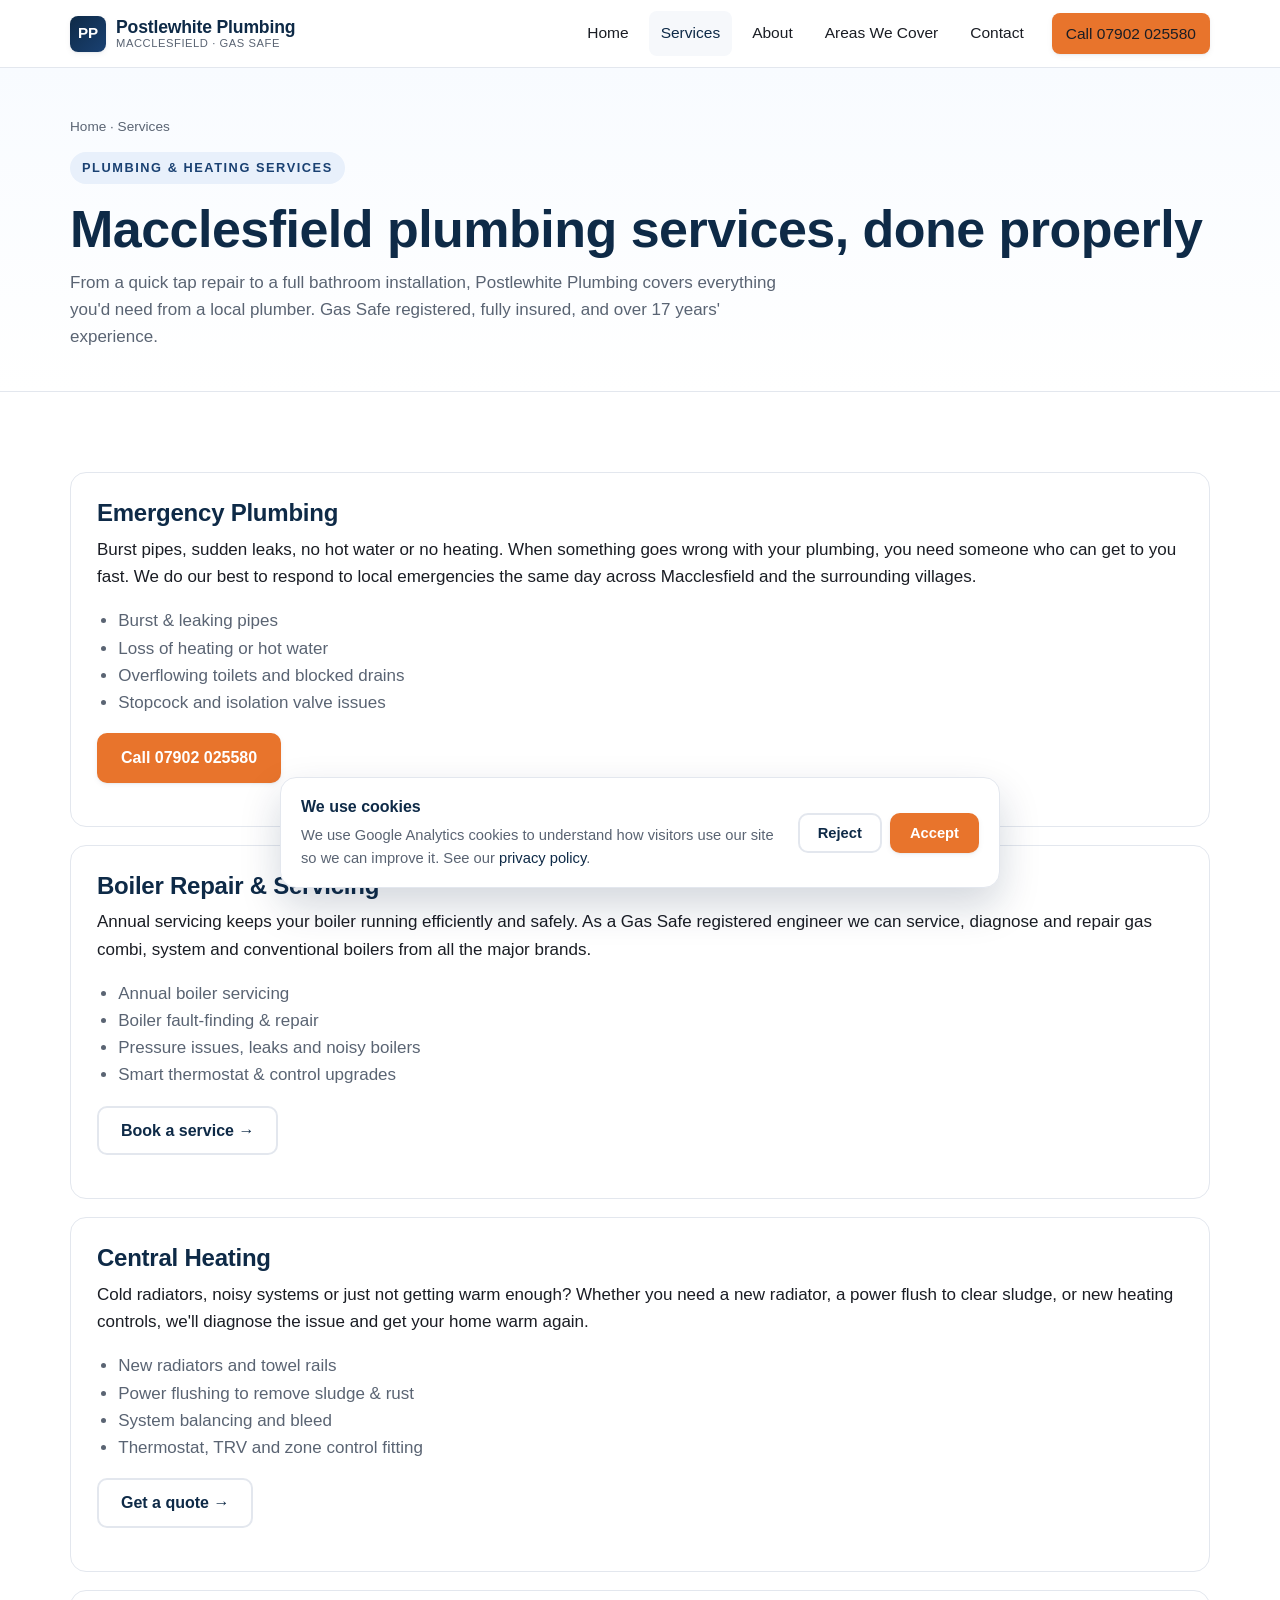
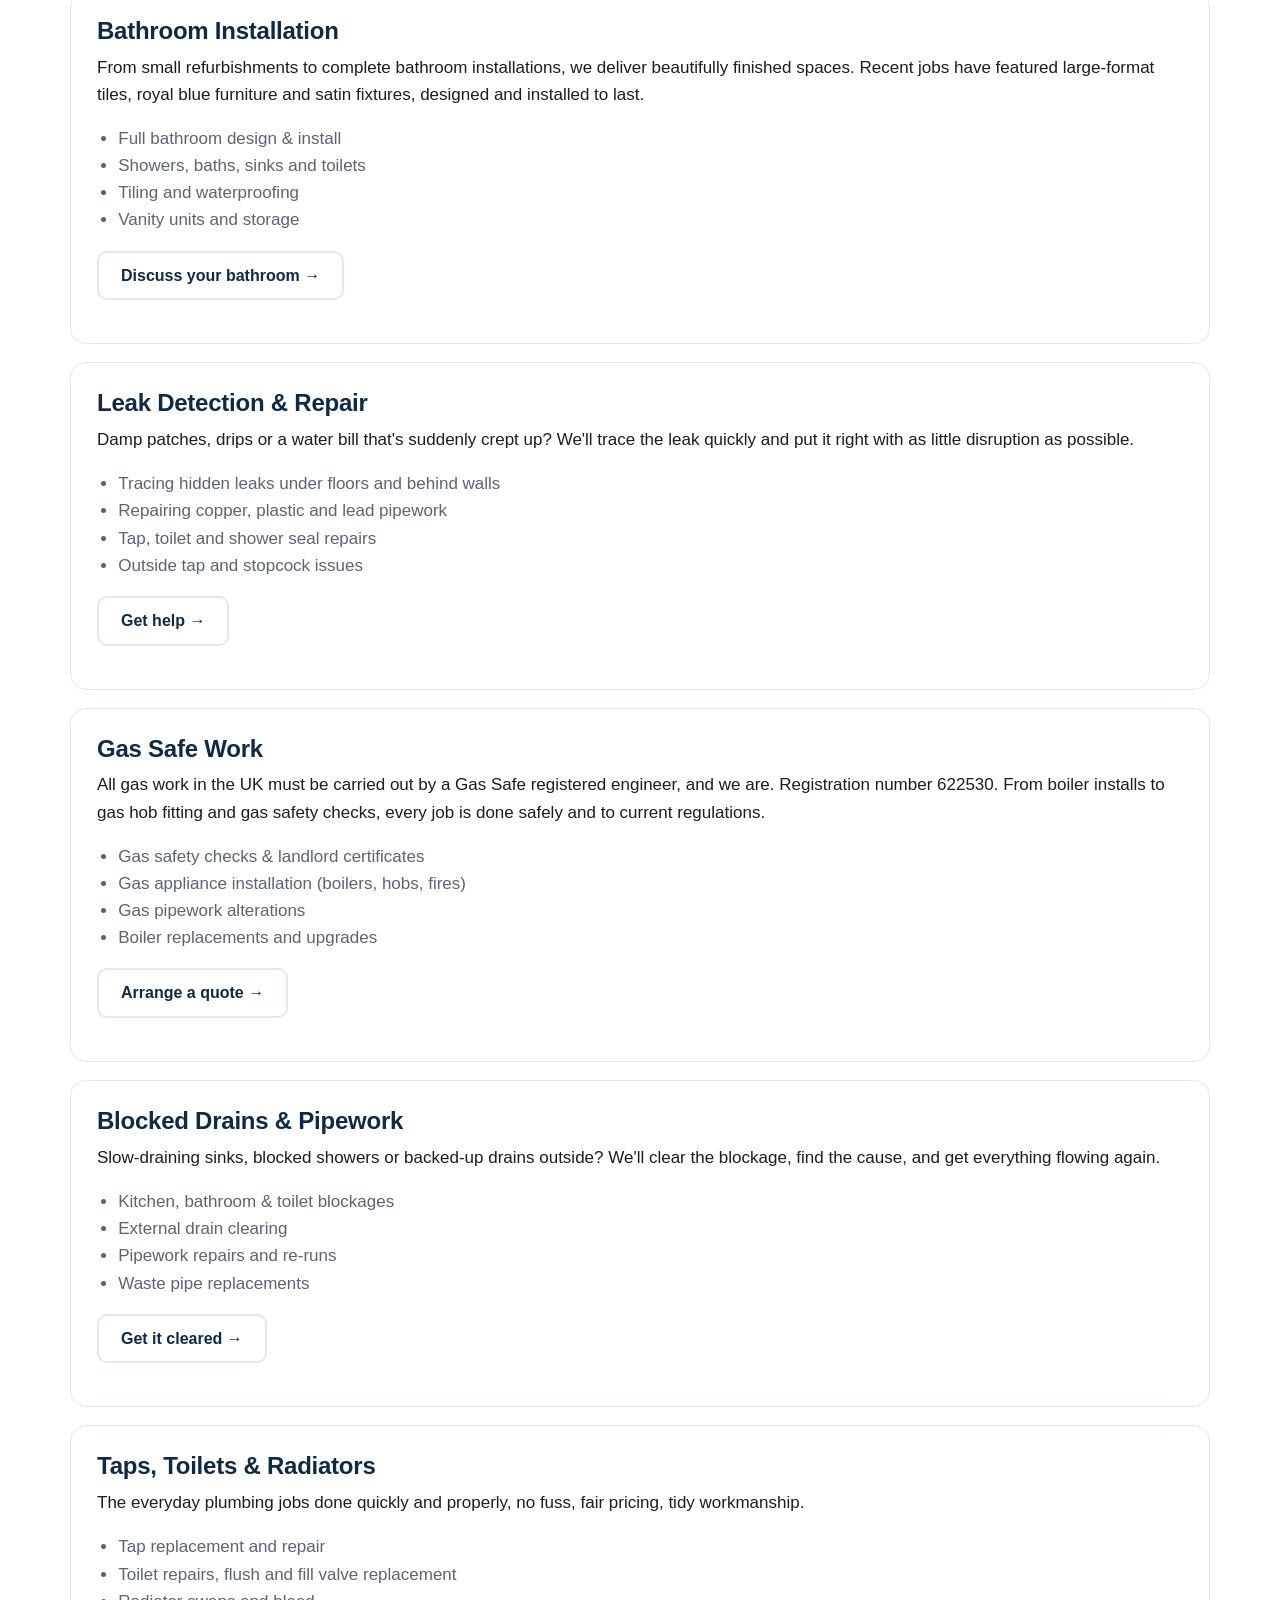
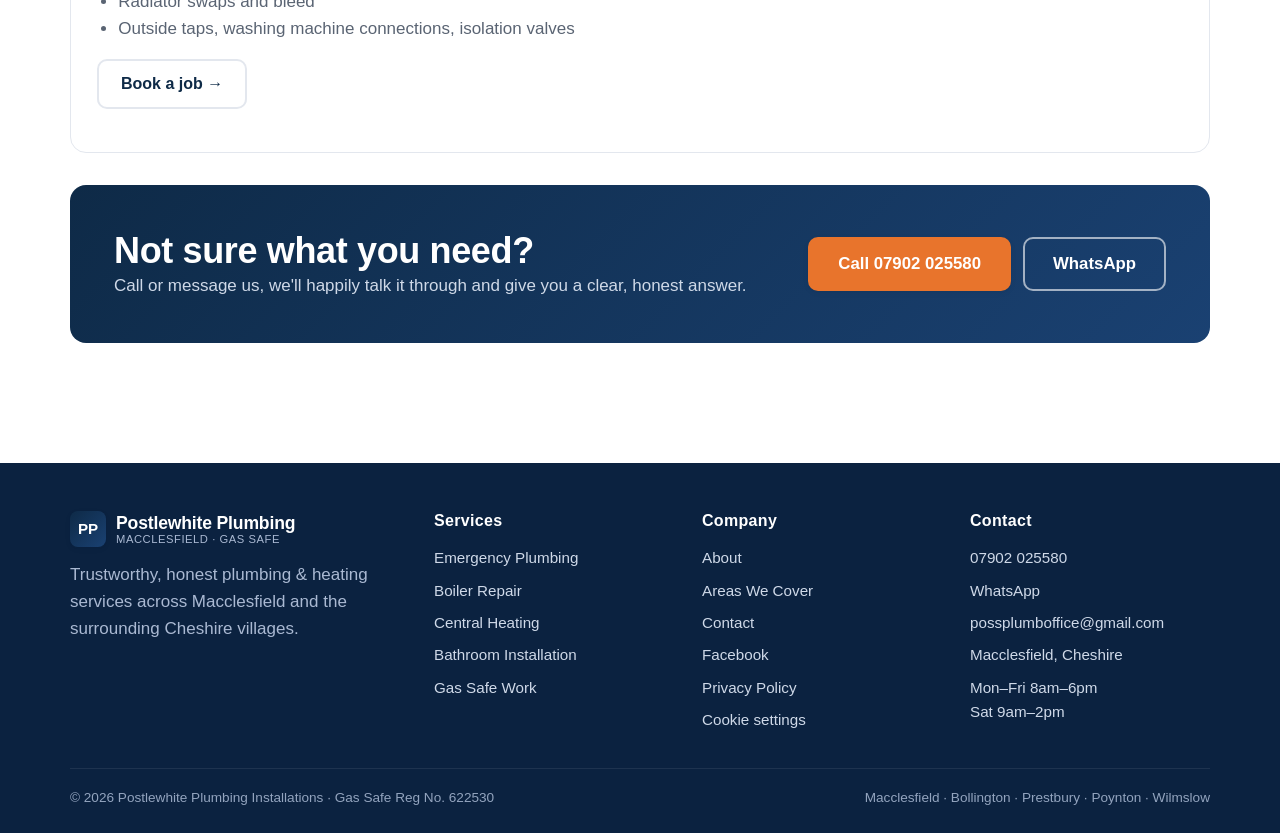
<file: services.html>
<!doctype html>
<html lang="en-GB">
<head>
<meta charset="utf-8">
<meta name="viewport" content="width=device-width, initial-scale=1, viewport-fit=cover">
<meta name="theme-color" content="#0e2a47">

<title>Plumbing Services in Macclesfield | Postlewhite Plumbing</title>
<meta name="description" content="Plumbing &amp; heating services in Macclesfield: emergency repairs, boiler servicing, central heating, bathroom installation, leak detection, Gas Safe work, blocked drains. Call 07902 025580.">
<link rel="canonical" href="https://www.postlewhiteplumbing.co.uk/services.html">

<meta property="og:type" content="website">
<meta property="og:locale" content="en_GB">
<meta property="og:title" content="Plumbing Services in Macclesfield | Postlewhite Plumbing">
<meta property="og:description" content="Full range of plumbing &amp; heating services across Macclesfield and surrounding Cheshire villages.">
<meta property="og:url" content="https://www.postlewhiteplumbing.co.uk/services.html">
<meta property="og:site_name" content="Postlewhite Plumbing">
<meta property="og:image" content="https://www.postlewhiteplumbing.co.uk/assets/img/og-image.svg">

<link rel="icon" href="assets/img/favicon.svg" type="image/svg+xml">
<link rel="apple-touch-icon" href="assets/img/apple-touch-icon.png">
<link rel="alternate" hreflang="en-GB" href="https://www.postlewhiteplumbing.co.uk/services.html">
<link rel="alternate" hreflang="x-default" href="https://www.postlewhiteplumbing.co.uk/services.html">
<link rel="manifest" href="/site.webmanifest">
<link rel="stylesheet" href="assets/css/styles.css">

<script type="application/ld+json">
{"@context":"https://schema.org","@type":"BreadcrumbList","itemListElement":[
  {"@type":"ListItem","position":1,"name":"Home","item":"https://www.postlewhiteplumbing.co.uk/"},
  {"@type":"ListItem","position":2,"name":"Services","item":"https://www.postlewhiteplumbing.co.uk/services.html"}
]}
</script>

<script type="application/ld+json">
{"@context":"https://schema.org","@graph":[
  {"@type":"Service","serviceType":"Emergency Plumbing","provider":{"@id":"https://www.postlewhiteplumbing.co.uk/#business"},"areaServed":{"@type":"City","name":"Macclesfield"},"description":"Same-day response to burst pipes, sudden leaks, loss of heating and hot water across Macclesfield and surrounding villages.","url":"https://www.postlewhiteplumbing.co.uk/services.html#emergency"},
  {"@type":"Service","serviceType":"Boiler Repair and Servicing","provider":{"@id":"https://www.postlewhiteplumbing.co.uk/#business"},"areaServed":{"@type":"City","name":"Macclesfield"},"description":"Annual servicing, repairs and diagnostics for gas combi, system and conventional boilers, carried out by a Gas Safe registered engineer.","url":"https://www.postlewhiteplumbing.co.uk/services.html#boilers"},
  {"@type":"Service","serviceType":"Central Heating","provider":{"@id":"https://www.postlewhiteplumbing.co.uk/#business"},"areaServed":{"@type":"City","name":"Macclesfield"},"description":"Power flushes, radiator installations, system upgrades, smart thermostats and heating control fitting.","url":"https://www.postlewhiteplumbing.co.uk/services.html#heating"},
  {"@type":"Service","serviceType":"Bathroom Installation","provider":{"@id":"https://www.postlewhiteplumbing.co.uk/#business"},"areaServed":{"@type":"City","name":"Macclesfield"},"description":"Full bathroom design and installation, refurbishments, tiling, vanity units and waterproofing.","url":"https://www.postlewhiteplumbing.co.uk/services.html#bathrooms"},
  {"@type":"Service","serviceType":"Leak Detection and Repair","provider":{"@id":"https://www.postlewhiteplumbing.co.uk/#business"},"areaServed":{"@type":"City","name":"Macclesfield"},"description":"Fast, low-disruption leak tracing and pipework repair across copper, plastic and lead.","url":"https://www.postlewhiteplumbing.co.uk/services.html#leaks"},
  {"@type":"Service","serviceType":"Gas Safe Work","provider":{"@id":"https://www.postlewhiteplumbing.co.uk/#business"},"areaServed":{"@type":"City","name":"Macclesfield"},"description":"Gas safety checks, landlord certificates, gas appliance installation and pipework alterations by a Gas Safe registered engineer (No. 622530).","url":"https://www.postlewhiteplumbing.co.uk/services.html#gas"},
  {"@type":"Service","serviceType":"Blocked Drains and Pipework","provider":{"@id":"https://www.postlewhiteplumbing.co.uk/#business"},"areaServed":{"@type":"City","name":"Macclesfield"},"description":"Clearing kitchen, bathroom and external drain blockages, plus waste pipe replacements and re-runs.","url":"https://www.postlewhiteplumbing.co.uk/services.html#drains"},
  {"@type":"Service","serviceType":"Tap, Toilet and Radiator Repairs","provider":{"@id":"https://www.postlewhiteplumbing.co.uk/#business"},"areaServed":{"@type":"City","name":"Macclesfield"},"description":"Replacements, repairs and upgrades for taps, toilets, radiators, washing machine connections and isolation valves.","url":"https://www.postlewhiteplumbing.co.uk/services.html#repairs"}
]}
</script>
<!-- Google tag (gtag.js) with Consent Mode v2 -->
<script async src="https://www.googletagmanager.com/gtag/js?id=G-QJ4YRCMSEJ"></script>
<script>
  window.dataLayer = window.dataLayer || [];
  function gtag(){dataLayer.push(arguments);}
  gtag('consent', 'default', {
    'ad_storage': 'denied',
    'ad_user_data': 'denied',
    'ad_personalization': 'denied',
    'analytics_storage': 'denied',
    'wait_for_update': 500
  });
  gtag('js', new Date());
  gtag('config', 'G-QJ4YRCMSEJ');
</script>
<script src="/assets/js/consent.js" defer></script>
</head>
<body>
<a class="skip-link" href="#main">Skip to main content</a>

<header class="site-header">
  <div class="container">
    <a class="brand" href="index.html" aria-label="Postlewhite Plumbing - home">
      <span class="brand-mark" aria-hidden="true">PP</span>
      <span class="brand-name">Postlewhite Plumbing<small>Macclesfield · Gas Safe</small></span>
    </a>
    <button class="nav-toggle" type="button" aria-label="Open menu" aria-controls="primary-nav" aria-expanded="false"><span></span></button>
    <nav id="primary-nav" class="primary-nav" aria-label="Main">
      <a href="index.html">Home</a>
      <a href="services.html">Services</a>
      <a href="about.html">About</a>
      <a href="areas.html">Areas We Cover</a>
      <a href="contact.html">Contact</a>
      <a class="header-cta btn btn-primary" href="tel:+447902025580">Call 07902 025580</a>
    </nav>
  </div>
</header>

<main id="main">
  <section class="page-head">
    <div class="container">
      <nav class="breadcrumbs" aria-label="Breadcrumb">
        <a href="index.html">Home</a> · <span>Services</span>
      </nav>
      <span class="eyebrow">Plumbing &amp; Heating Services</span>
      <h1>Macclesfield plumbing services, done properly</h1>
      <p>From a quick tap repair to a full bathroom installation, Postlewhite Plumbing covers everything you'd need from a local plumber. Gas Safe registered, fully insured, and over 17 years' experience.</p>
    </div>
  </section>

  <section class="section">
    <div class="container">

      <article id="emergency" class="service-block">
        <h2>Emergency Plumbing</h2>
        <p>Burst pipes, sudden leaks, no hot water or no heating. When something goes wrong with your plumbing, you need someone who can get to you fast. We do our best to respond to local emergencies the same day across Macclesfield and the surrounding villages.</p>
        <ul>
          <li>Burst &amp; leaking pipes</li>
          <li>Loss of heating or hot water</li>
          <li>Overflowing toilets and blocked drains</li>
          <li>Stopcock and isolation valve issues</li>
        </ul>
        <p><a class="btn btn-primary" href="tel:+447902025580">Call 07902 025580</a></p>
      </article>

      <article id="boilers" class="service-block">
        <h2>Boiler Repair &amp; Servicing</h2>
        <p>Annual servicing keeps your boiler running efficiently and safely. As a Gas Safe registered engineer we can service, diagnose and repair gas combi, system and conventional boilers from all the major brands.</p>
        <ul>
          <li>Annual boiler servicing</li>
          <li>Boiler fault-finding &amp; repair</li>
          <li>Pressure issues, leaks and noisy boilers</li>
          <li>Smart thermostat &amp; control upgrades</li>
        </ul>
        <p><a class="btn btn-ghost" href="contact.html">Book a service →</a></p>
      </article>

      <article id="heating" class="service-block">
        <h2>Central Heating</h2>
        <p>Cold radiators, noisy systems or just not getting warm enough? Whether you need a new radiator, a power flush to clear sludge, or new heating controls, we'll diagnose the issue and get your home warm again.</p>
        <ul>
          <li>New radiators and towel rails</li>
          <li>Power flushing to remove sludge &amp; rust</li>
          <li>System balancing and bleed</li>
          <li>Thermostat, TRV and zone control fitting</li>
        </ul>
        <p><a class="btn btn-ghost" href="contact.html">Get a quote →</a></p>
      </article>

      <article id="bathrooms" class="service-block">
        <h2>Bathroom Installation</h2>
        <p>From small refurbishments to complete bathroom installations, we deliver beautifully finished spaces. Recent jobs have featured large-format tiles, royal blue furniture and satin fixtures, designed and installed to last.</p>
        <ul>
          <li>Full bathroom design &amp; install</li>
          <li>Showers, baths, sinks and toilets</li>
          <li>Tiling and waterproofing</li>
          <li>Vanity units and storage</li>
        </ul>
        <p><a class="btn btn-ghost" href="contact.html">Discuss your bathroom →</a></p>
      </article>

      <article id="leaks" class="service-block">
        <h2>Leak Detection &amp; Repair</h2>
        <p>Damp patches, drips or a water bill that's suddenly crept up? We'll trace the leak quickly and put it right with as little disruption as possible.</p>
        <ul>
          <li>Tracing hidden leaks under floors and behind walls</li>
          <li>Repairing copper, plastic and lead pipework</li>
          <li>Tap, toilet and shower seal repairs</li>
          <li>Outside tap and stopcock issues</li>
        </ul>
        <p><a class="btn btn-ghost" href="contact.html">Get help →</a></p>
      </article>

      <article id="gas" class="service-block">
        <h2>Gas Safe Work</h2>
        <p>All gas work in the UK must be carried out by a Gas Safe registered engineer, and we are. Registration number 622530. From boiler installs to gas hob fitting and gas safety checks, every job is done safely and to current regulations.</p>
        <ul>
          <li>Gas safety checks &amp; landlord certificates</li>
          <li>Gas appliance installation (boilers, hobs, fires)</li>
          <li>Gas pipework alterations</li>
          <li>Boiler replacements and upgrades</li>
        </ul>
        <p><a class="btn btn-ghost" href="contact.html">Arrange a quote →</a></p>
      </article>

      <article id="drains" class="service-block">
        <h2>Blocked Drains &amp; Pipework</h2>
        <p>Slow-draining sinks, blocked showers or backed-up drains outside? We'll clear the blockage, find the cause, and get everything flowing again.</p>
        <ul>
          <li>Kitchen, bathroom &amp; toilet blockages</li>
          <li>External drain clearing</li>
          <li>Pipework repairs and re-runs</li>
          <li>Waste pipe replacements</li>
        </ul>
        <p><a class="btn btn-ghost" href="contact.html">Get it cleared →</a></p>
      </article>

      <article id="repairs" class="service-block">
        <h2>Taps, Toilets &amp; Radiators</h2>
        <p>The everyday plumbing jobs done quickly and properly, no fuss, fair pricing, tidy workmanship.</p>
        <ul>
          <li>Tap replacement and repair</li>
          <li>Toilet repairs, flush and fill valve replacement</li>
          <li>Radiator swaps and bleed</li>
          <li>Outside taps, washing machine connections, isolation valves</li>
        </ul>
        <p><a class="btn btn-ghost" href="contact.html">Book a job →</a></p>
      </article>

      <div class="cta-band" style="margin-top:32px;">
        <div>
          <h2>Not sure what you need?</h2>
          <p>Call or message us, we'll happily talk it through and give you a clear, honest answer.</p>
        </div>
        <div class="btns">
          <a class="btn btn-primary btn-lg" href="tel:+447902025580">Call 07902 025580</a>
          <a class="btn btn-outline btn-lg" href="https://wa.me/447902025580" rel="noopener">WhatsApp</a>
        </div>
      </div>
    </div>
  </section>
</main>

<footer class="site-footer">
  <div class="container">
    <div class="footer-grid">
      <div class="footer-brand">
        <a class="brand" href="index.html" style="color:#fff">
          <span class="brand-mark">PP</span>
          <span class="brand-name" style="color:#fff">Postlewhite Plumbing<small style="color:#aab9d2">Macclesfield · Gas Safe</small></span>
        </a>
        <p style="margin-top:14px;">Trustworthy, honest plumbing &amp; heating services across Macclesfield and the surrounding Cheshire villages.</p>
      </div>
      <div>
        <h4>Services</h4>
        <ul>
          <li><a href="services.html#emergency">Emergency Plumbing</a></li>
          <li><a href="services.html#boilers">Boiler Repair</a></li>
          <li><a href="services.html#heating">Central Heating</a></li>
          <li><a href="services.html#bathrooms">Bathroom Installation</a></li>
          <li><a href="services.html#gas">Gas Safe Work</a></li>
        </ul>
      </div>
      <div>
        <h4>Company</h4>
        <ul>
          <li><a href="about.html">About</a></li>
          <li><a href="areas.html">Areas We Cover</a></li>
          <li><a href="contact.html">Contact</a></li>
          <li><a href="https://www.facebook.com/Postlewhiteplumbing/" rel="noopener">Facebook</a></li>
          <li><a href="privacy.html">Privacy Policy</a></li>
          <li><a href="#" onclick="if(window.openCookieSettings)window.openCookieSettings();return false;">Cookie settings</a></li>
        </ul>
      </div>
      <div>
        <h4>Contact</h4>
        <ul>
          <li><a href="tel:+447902025580">07902 025580</a></li>
          <li><a href="https://wa.me/447902025580" rel="noopener">WhatsApp</a></li>
          <li><a href="mailto:possplumboffice@gmail.com">possplumboffice@gmail.com</a></li>
          <li>Macclesfield, Cheshire</li>
          <li>Mon–Fri 8am–6pm<br>Sat 9am–2pm</li>
        </ul>
      </div>
    </div>
    <div class="footer-bottom">
      <span>© <span id="year">2026</span> Postlewhite Plumbing Installations · Gas Safe Reg No. 622530</span>
      <span>Macclesfield · Bollington · Prestbury · Poynton · Wilmslow</span>
    </div>
  </div>
</footer>

<div class="mobile-cta">
  <a class="mobile-cta-btn mobile-cta-call" href="tel:+447902025580" aria-label="Call Postlewhite Plumbing">
    <svg width="20" height="20" viewBox="0 0 24 24" fill="none" stroke="currentColor" stroke-width="2.4" stroke-linecap="round" stroke-linejoin="round" aria-hidden="true"><path d="M22 16.92v3a2 2 0 0 1-2.18 2 19.79 19.79 0 0 1-8.63-3.07 19.5 19.5 0 0 1-6-6 19.79 19.79 0 0 1-3.07-8.67A2 2 0 0 1 4.11 2h3a2 2 0 0 1 2 1.72 12.84 12.84 0 0 0 .7 2.81 2 2 0 0 1-.45 2.11L8.09 9.91a16 16 0 0 0 6 6l1.27-1.27a2 2 0 0 1 2.11-.45 12.84 12.84 0 0 0 2.81.7A2 2 0 0 1 22 16.92z"/></svg>
    <span>Call now</span>
  </a>
  <a class="mobile-cta-btn mobile-cta-wa" href="https://wa.me/447902025580" rel="noopener" aria-label="WhatsApp Postlewhite Plumbing">
    <svg width="20" height="20" viewBox="0 0 24 24" fill="currentColor" aria-hidden="true"><path d="M17.472 14.382c-.297-.149-1.758-.867-2.03-.967-.273-.099-.471-.148-.67.15-.197.297-.767.966-.94 1.164-.173.199-.347.223-.644.075-.297-.15-1.255-.463-2.39-1.475-.883-.788-1.48-1.761-1.653-2.059-.173-.297-.018-.458.13-.606.134-.133.298-.347.446-.52.149-.174.198-.298.298-.497.099-.198.05-.371-.025-.52-.075-.149-.669-1.612-.916-2.207-.242-.579-.487-.5-.669-.51l-.57-.01c-.198 0-.52.074-.792.372s-1.04 1.016-1.04 2.479 1.065 2.876 1.213 3.074c.149.198 2.096 3.2 5.077 4.487.71.306 1.263.489 1.694.625.712.227 1.36.195 1.871.118.571-.085 1.758-.719 2.006-1.413.248-.694.248-1.289.173-1.413-.074-.124-.272-.198-.57-.347zM12.04 21.785h-.004a9.87 9.87 0 0 1-5.031-1.378l-.361-.214-3.741.982.998-3.648-.235-.374a9.86 9.86 0 0 1-1.51-5.26c.002-5.45 4.436-9.884 9.888-9.884 2.64 0 5.122 1.03 6.988 2.898a9.825 9.825 0 0 1 2.893 6.994c-.003 5.45-4.437 9.884-9.885 9.884m8.413-18.297A11.815 11.815 0 0 0 12.05 0C5.495 0 .16 5.335.157 11.892c0 2.096.547 4.142 1.588 5.945L.057 24l6.305-1.654a11.882 11.882 0 0 0 5.683 1.448h.005c6.554 0 11.89-5.335 11.893-11.893a11.821 11.821 0 0 0-3.48-8.413"/></svg>
    <span>WhatsApp</span>
  </a>
</div>

<script src="assets/js/main.js" defer></script>
</body>
</html>
</file>
<file: assets/css/styles.css>
/* =========================================================
   Postlewhite Plumbing, site styles
   Mobile-first, accessible, single stylesheet.
   ========================================================= */

:root {
  --primary: #0e2a47;
  --primary-dark: #081e36;
  --primary-light: #1a4172;
  --accent: #e8742c;
  --accent-dark: #c95f1f;
  --accent-soft: #fff1e6;
  --text: #1a1d24;
  --text-muted: #5a6473;
  --bg: #ffffff;
  --bg-alt: #f6f8fb;
  --bg-dark: #0b2240;
  --border: #e3e7ee;
  --success: #14a467;
  --danger: #d64545;
  --radius: 10px;
  --radius-lg: 16px;
  --shadow-sm: 0 1px 2px rgba(10, 32, 64, 0.06), 0 2px 6px rgba(10, 32, 64, 0.05);
  --shadow-md: 0 6px 18px rgba(10, 32, 64, 0.08), 0 2px 6px rgba(10, 32, 64, 0.04);
  --shadow-lg: 0 18px 40px rgba(10, 32, 64, 0.18);
  --container: 1180px;
  --header-h: 68px;
  --font-sans: "Inter", -apple-system, BlinkMacSystemFont, "Segoe UI", Roboto, "Helvetica Neue", Arial, sans-serif;
}

/* ---------- Reset / base ---------- */
*, *::before, *::after { box-sizing: border-box; }
html { scroll-behavior: smooth; -webkit-text-size-adjust: 100%; }
body {
  margin: 0;
  font-family: var(--font-sans);
  font-size: 17px;
  line-height: 1.6;
  color: var(--text);
  background: var(--bg);
  -webkit-font-smoothing: antialiased;
}
img, svg { max-width: 100%; height: auto; display: block; }
a { color: var(--primary); text-decoration: none; }
a:hover { color: var(--accent-dark); text-decoration: underline; }
h1, h2, h3, h4 {
  font-weight: 700;
  line-height: 1.2;
  color: var(--primary);
  margin: 0 0 0.5em;
  letter-spacing: -0.01em;
}
h1 { font-size: clamp(2rem, 5vw, 3.25rem); }
h2 { font-size: clamp(1.6rem, 3.5vw, 2.25rem); }
h3 { font-size: 1.25rem; }
p { margin: 0 0 1em; color: var(--text); }
.lead { font-size: 1.125rem; color: var(--text-muted); }
ul { padding-left: 1.25em; }

.skip-link {
  position: absolute; left: -9999px; top: 0;
  background: var(--primary); color: #fff; padding: 10px 14px;
  z-index: 1000; border-radius: 0 0 8px 0;
}
.skip-link:focus { left: 0; }

/* ---------- Layout helpers ---------- */
.container {
  width: 100%;
  max-width: var(--container);
  margin: 0 auto;
  padding: 0 20px;
}
.section { padding: 56px 0; }
.section-alt { background: var(--bg-alt); }
.section-dark { background: var(--bg-dark); color: #e9eef6; }
.section-dark h1, .section-dark h2, .section-dark h3 { color: #fff; }
.section-dark p { color: #cfd9e8; }
.section-narrow { max-width: 760px; margin: 0 auto; }

.eyebrow {
  display: inline-block;
  font-size: 0.8rem;
  font-weight: 700;
  letter-spacing: 0.12em;
  text-transform: uppercase;
  color: var(--accent-dark);
  background: var(--accent-soft);
  padding: 6px 12px;
  border-radius: 999px;
  margin-bottom: 14px;
}

.section-head { text-align: center; margin-bottom: 36px; }
.section-head p { color: var(--text-muted); max-width: 680px; margin: 0 auto; }

/* ---------- Buttons ---------- */
.btn {
  display: inline-flex;
  align-items: center;
  justify-content: center;
  gap: 8px;
  padding: 14px 22px;
  border-radius: var(--radius);
  font-weight: 600;
  font-size: 1rem;
  border: 2px solid transparent;
  cursor: pointer;
  transition: transform 0.15s ease, background 0.15s ease, box-shadow 0.15s ease;
  text-decoration: none;
  line-height: 1.1;
}
.btn:hover { text-decoration: none; transform: translateY(-1px); }
.btn-primary { background: var(--accent); color: #fff; box-shadow: var(--shadow-sm); }
.btn-primary:hover { background: var(--accent-dark); color: #fff; box-shadow: var(--shadow-md); }
.btn-outline { background: transparent; color: #fff; border-color: rgba(255,255,255,0.6); }
.btn-outline:hover { background: rgba(255,255,255,0.08); color: #fff; }
.btn-ghost { background: transparent; color: var(--primary); border-color: var(--border); }
.btn-ghost:hover { background: var(--bg-alt); color: var(--primary); }
.btn-block { width: 100%; }
.btn-lg { padding: 16px 28px; font-size: 1.05rem; }

/* ---------- Header ---------- */
.site-header {
  position: sticky; top: 0; z-index: 50;
  background: rgba(255,255,255,0.96);
  backdrop-filter: saturate(160%) blur(8px);
  border-bottom: 1px solid var(--border);
  min-height: var(--header-h);
  display: flex; align-items: center;
  /* Respect iOS notch / dynamic URL bar insets */
  padding-top: env(safe-area-inset-top, 0);
  padding-left: env(safe-area-inset-left, 0);
  padding-right: env(safe-area-inset-right, 0);
}
.site-header .container {
  display: flex; align-items: center; justify-content: space-between; gap: 16px;
}
.brand {
  display: flex; align-items: center; gap: 10px;
  font-weight: 800; color: var(--primary);
  font-size: 1.1rem; letter-spacing: -0.01em;
}
.brand:hover { text-decoration: none; }
.brand-mark {
  width: 36px; height: 36px;
  background: linear-gradient(135deg, var(--primary) 0%, var(--primary-light) 100%);
  border-radius: 8px;
  display: grid; place-items: center;
  color: #fff; font-weight: 800; font-size: 0.95rem;
  box-shadow: var(--shadow-sm);
  flex: none;
}
.brand-name { display: flex; flex-direction: column; line-height: 1.15; }
.brand-name small { font-weight: 500; color: var(--text-muted); font-size: 0.7rem; letter-spacing: 0.05em; text-transform: uppercase; }

.primary-nav {
  display: flex; align-items: center; gap: 8px;
}
.primary-nav a {
  color: var(--text);
  padding: 10px 12px;
  border-radius: 8px;
  font-weight: 500;
  font-size: 0.97rem;
}
.primary-nav a:hover, .primary-nav a[aria-current="page"] {
  background: var(--bg-alt);
  color: var(--primary);
  text-decoration: none;
}
.header-cta { margin-left: 8px; }

.nav-toggle {
  display: none;
  background: transparent; border: 1px solid var(--border);
  width: 44px; height: 44px;
  border-radius: 8px;
  align-items: center; justify-content: center;
  cursor: pointer;
  flex: none;
}
.nav-toggle:focus { outline: 2px solid var(--accent); outline-offset: 2px; }
.nav-toggle span, .nav-toggle span::before, .nav-toggle span::after {
  display: block; width: 22px; height: 2px; background: var(--primary);
  position: relative; transition: transform 0.2s ease;
}
.nav-toggle span::before, .nav-toggle span::after { content: ""; position: absolute; left: 0; }
.nav-toggle span::before { top: -7px; }
.nav-toggle span::after { top: 7px; }
body.nav-open .nav-toggle span { background: transparent; }
body.nav-open .nav-toggle span::before { transform: translateY(7px) rotate(45deg); }
body.nav-open .nav-toggle span::after { transform: translateY(-7px) rotate(-45deg); }

/* ---------- Hero ---------- */
.hero {
  position: relative;
  background:
    radial-gradient(1200px 600px at 80% -10%, rgba(232,116,44,0.12) 0%, rgba(232,116,44,0) 60%),
    linear-gradient(180deg, #f8fbff 0%, #ffffff 100%);
  padding: 56px 0 40px;
  overflow: hidden;
}
.hero-grid {
  display: grid;
  grid-template-columns: 1fr;
  gap: 36px;
  align-items: center;
}
.hero-eyebrow { display: inline-flex; align-items: center; gap: 8px; }
.hero h1 { margin-top: 12px; }
.hero h1 span { color: var(--accent); }
.hero p.lead { font-size: 1.15rem; max-width: 560px; }

.hero-cta {
  display: flex; flex-wrap: wrap; gap: 12px; margin: 22px 0 18px;
}
.hero-trust {
  display: flex; flex-wrap: wrap; gap: 18px; align-items: center; color: var(--text-muted);
  font-size: 0.92rem; margin-top: 10px;
}
.hero-trust .trust-item { display: inline-flex; align-items: center; gap: 8px; }
.hero-trust svg { color: var(--success); flex: none; }

.hero-card {
  background: #fff;
  border: 1px solid var(--border);
  border-radius: var(--radius-lg);
  padding: 24px;
  box-shadow: var(--shadow-md);
}
.hero-card h3 { margin-bottom: 6px; }
.hero-card .quick-call {
  display: flex; align-items: center; gap: 14px;
  background: var(--bg-alt); padding: 14px; border-radius: var(--radius);
  margin: 12px 0;
}
.hero-card .quick-call .num {
  font-size: 1.4rem; font-weight: 800; color: var(--primary);
}
.hero-card .hours { color: var(--text-muted); font-size: 0.92rem; }
.gas-safe {
  display: inline-flex; align-items: center; gap: 10px;
  background: #fff7c2; color: #4a3a00;
  padding: 8px 12px; border-radius: 8px; font-size: 0.85rem; font-weight: 600;
  border: 1px solid #f0d44a;
}
.gas-safe::before {
  content: ""; width: 18px; height: 18px;
  background: #ffd400;
  border-radius: 4px;
  display: inline-block;
  flex: none;
  background-image: linear-gradient(135deg, #ffd400 0%, #f3b800 100%);
}

/* ---------- Service cards ---------- */
.grid {
  display: grid;
  grid-template-columns: 1fr;
  gap: 18px;
}
@media (min-width: 640px) {
  .grid-2 { grid-template-columns: repeat(2, 1fr); }
}
@media (min-width: 900px) {
  .grid-3 { grid-template-columns: repeat(3, 1fr); }
  .grid-4 { grid-template-columns: repeat(4, 1fr); }
}

.card {
  background: #fff;
  border: 1px solid var(--border);
  border-radius: var(--radius-lg);
  padding: 22px;
  transition: transform 0.18s ease, box-shadow 0.18s ease, border-color 0.18s ease;
  height: 100%;
  display: flex; flex-direction: column;
}
.card:hover {
  transform: translateY(-3px);
  box-shadow: var(--shadow-md);
  border-color: #d4dcea;
}
.card-icon {
  width: 48px; height: 48px;
  display: grid; place-items: center;
  border-radius: 12px;
  background: var(--accent-soft);
  color: var(--accent-dark);
  margin-bottom: 14px;
}
.card h3 { font-size: 1.15rem; margin-bottom: 8px; }
.card p { color: var(--text-muted); font-size: 0.97rem; margin-bottom: 14px; }
.card .card-link {
  margin-top: auto; font-weight: 600; color: var(--accent-dark);
}

/* ---------- Why-us ---------- */
.why-list { list-style: none; padding: 0; display: grid; gap: 14px; }
.why-list li {
  display: flex; gap: 14px; align-items: flex-start;
  padding: 16px; background: #fff; border-radius: var(--radius); border: 1px solid var(--border);
}
.why-list .check {
  width: 28px; height: 28px; flex: none;
  border-radius: 50%; background: var(--success); color: #fff;
  display: grid; place-items: center; font-weight: 700;
}
.why-list strong { display: block; color: var(--primary); margin-bottom: 2px; }
.why-list span { color: var(--text-muted); font-size: 0.95rem; }

/* ---------- Areas ---------- */
.area-tags {
  display: flex; flex-wrap: wrap; gap: 8px; justify-content: center;
}
.area-tag {
  background: #fff; border: 1px solid var(--border);
  padding: 8px 14px; border-radius: 999px;
  color: var(--primary); font-weight: 500; font-size: 0.92rem;
}
.area-tag:hover { background: var(--accent-soft); color: var(--accent-dark); border-color: #f1c8a8; text-decoration: none; }

/* ---------- Testimonials ---------- */
.review {
  background: #fff; border: 1px solid var(--border);
  padding: 22px; border-radius: var(--radius-lg);
}
.review .stars { color: #f4b400; letter-spacing: 2px; margin-bottom: 8px; }
.review p { font-style: italic; color: var(--text); }
.review .who { font-weight: 600; color: var(--primary); margin-top: 10px; }
.review .who small { font-weight: 400; color: var(--text-muted); }

/* ---------- FAQ ---------- */
.faq { display: grid; gap: 12px; }
.faq details {
  background: #fff; border: 1px solid var(--border);
  border-radius: var(--radius); padding: 14px 18px;
}
.faq summary {
  cursor: pointer; font-weight: 600; color: var(--primary);
  list-style: none; padding-right: 28px; position: relative;
}
.faq summary::-webkit-details-marker { display: none; }
.faq summary::after {
  content: "+"; position: absolute; right: 0; top: 50%;
  transform: translateY(-50%); font-size: 1.4rem; color: var(--accent);
}
.faq details[open] summary::after { content: "−"; }
.faq details p { margin: 12px 0 0; color: var(--text-muted); }

/* ---------- CTA band ---------- */
.cta-band {
  background: linear-gradient(135deg, var(--primary) 0%, var(--primary-light) 100%);
  color: #fff;
  border-radius: var(--radius-lg);
  padding: 32px;
  display: grid; gap: 18px;
  text-align: center;
  margin-top: 24px;
}
.cta-band h2 { color: #fff; margin: 0; }
.cta-band p { color: #cfd9e8; margin: 0; }
.cta-band .btns { display: flex; flex-wrap: wrap; gap: 12px; justify-content: center; }

/* ---------- Forms ---------- */
.form { display: grid; gap: 14px; }
.form label { font-weight: 600; color: var(--primary); display: block; margin-bottom: 6px; font-size: 0.95rem; }
.form input,
.form select,
.form textarea {
  width: 100%; padding: 12px 14px;
  border: 1px solid var(--border);
  border-radius: var(--radius);
  font: inherit; color: var(--text); background: #fff;
  transition: border-color 0.15s ease, box-shadow 0.15s ease;
}
.form input:focus,
.form select:focus,
.form textarea:focus {
  outline: none;
  border-color: var(--accent);
  box-shadow: 0 0 0 3px rgba(232,116,44,0.18);
}
.form textarea { min-height: 130px; resize: vertical; }
.form .row-2 { display: grid; grid-template-columns: 1fr; gap: 14px; }
@media (min-width: 640px) {
  .form .row-2 { grid-template-columns: 1fr 1fr; }
}
.form .help { color: var(--text-muted); font-size: 0.88rem; margin-top: 4px; }

/* ---------- Contact info card ---------- */
.contact-grid {
  display: grid; gap: 22px; grid-template-columns: 1fr;
}
@media (min-width: 900px) {
  .contact-grid { grid-template-columns: 1.1fr 1fr; }
}
.info-block {
  background: #fff; border: 1px solid var(--border);
  border-radius: var(--radius-lg); padding: 22px;
}
.info-block h3 { margin-bottom: 6px; }
.info-row { display: flex; gap: 14px; padding: 10px 0; border-top: 1px dashed var(--border); }
.info-row:first-of-type { border-top: 0; }
.info-row .lbl { font-weight: 600; color: var(--text-muted); min-width: 110px; }
.info-row .val { color: var(--text); }

/* ---------- Footer ---------- */
.site-footer {
  background: var(--bg-dark); color: #cfd9e8;
  padding: 48px 0 24px; margin-top: 40px;
}
.site-footer a { color: #cfd9e8; }
.site-footer a:hover { color: #fff; text-decoration: underline; }
.footer-grid {
  display: grid; grid-template-columns: 1fr; gap: 28px;
}
@media (min-width: 800px) {
  .footer-grid { grid-template-columns: 1.4fr 1fr 1fr 1fr; }
}
.site-footer h4 {
  color: #fff; font-size: 1rem; margin: 0 0 12px; letter-spacing: 0.02em;
}
.site-footer ul { list-style: none; padding: 0; margin: 0; }
.site-footer li { padding: 4px 0; font-size: 0.95rem; }
.footer-brand p { color: #aab9d2; }
.footer-bottom {
  border-top: 1px solid rgba(255,255,255,0.08);
  margin-top: 32px; padding-top: 18px;
  display: flex; flex-wrap: wrap; gap: 12px; justify-content: space-between;
  font-size: 0.85rem; color: #93a4be;
}

/* ---------- Sticky mobile call bar ---------- */
.mobile-cta {
  display: none;
  position: fixed; left: 0; right: 0; bottom: 0;
  background: var(--accent); color: #fff;
  padding: 12px 16px;
  z-index: 60;
  box-shadow: 0 -6px 18px rgba(0,0,0,0.18);
}
.mobile-cta a {
  color: #fff; text-decoration: none; font-weight: 700;
  display: flex; align-items: center; justify-content: center; gap: 10px;
}
.mobile-cta a:hover { color: #fff; text-decoration: none; }

/* ---------- Page header (non-home) ---------- */
.page-head {
  background: linear-gradient(180deg, #f8fbff 0%, #ffffff 100%);
  padding: 48px 0 24px;
  border-bottom: 1px solid var(--border);
}
.page-head .eyebrow { background: #e8f0fb; color: var(--primary-light); }
.page-head h1 { margin-bottom: 8px; }
.page-head p { color: var(--text-muted); max-width: 720px; }
.breadcrumbs {
  font-size: 0.85rem; color: var(--text-muted); margin-bottom: 14px;
}
.breadcrumbs a { color: var(--text-muted); }
.breadcrumbs a:hover { color: var(--primary); }

/* ---------- Service detail ---------- */
.service-block {
  background: #fff; border: 1px solid var(--border);
  border-radius: var(--radius-lg); padding: 26px;
  scroll-margin-top: 90px;
}
.service-block + .service-block { margin-top: 18px; }
.service-block h2 { font-size: 1.5rem; margin-bottom: 8px; }
.service-block ul { color: var(--text-muted); }

/* ---------- Larger screens ---------- */
@media (min-width: 900px) {
  .hero { padding: 84px 0 64px; }
  .hero-grid { grid-template-columns: 1.25fr 1fr; gap: 56px; }
  .section { padding: 80px 0; }
  .cta-band { padding: 44px; text-align: left; grid-template-columns: 1fr auto; align-items: center; }
  .cta-band .btns { justify-content: flex-end; }
}

/* ---------- Smaller screens ---------- */
@media (max-width: 859px) {
  .nav-toggle { display: inline-flex; }
  .primary-nav {
    position: fixed;
    top: calc(var(--header-h) + env(safe-area-inset-top, 0px));
    left: 0; right: 0;
    background: #fff; border-bottom: 1px solid var(--border);
    flex-direction: column; align-items: stretch; gap: 0;
    padding: 12px 16px 18px;
    transform: translateY(-150%); transition: transform 0.2s ease;
    box-shadow: var(--shadow-md);
  }
  body.nav-open .primary-nav { transform: translateY(0); }
  .primary-nav a { padding: 14px 12px; border-radius: 8px; }
  .header-cta { margin: 8px 0 0; }
  .header-cta .btn { width: 100%; }
  .mobile-cta {
    display: block;
    padding-bottom: calc(12px + env(safe-area-inset-bottom, 0px));
  }
  body { padding-bottom: calc(60px + env(safe-area-inset-bottom, 0px)); }

  .brand-mark { width: 34px; height: 34px; font-size: 0.85rem; border-radius: 8px; }
  .brand-name { font-size: 0.98rem; }
  .brand-name small { font-size: 0.62rem; }
  .container { padding: 0 16px; }
}

/* Extra-small phones, drop subtitle to keep header clean */
@media (max-width: 380px) {
  .brand-name small { display: none; }
}

/* ---------- Print / motion ---------- */
@media (prefers-reduced-motion: reduce) {
  * { transition: none !important; animation: none !important; scroll-behavior: auto !important; }
}

::selection { background: var(--accent); color: #fff; }

/* ---------- Cookie consent banner ---------- */
.cookie-banner {
  position: fixed;
  left: 12px; right: 12px;
  bottom: calc(12px + env(safe-area-inset-bottom, 0px));
  z-index: 90;
  background: #fff;
  border: 1px solid var(--border);
  border-radius: var(--radius-lg);
  box-shadow: var(--shadow-lg);
  padding: 16px 20px;
  max-width: 720px;
  margin: 0 auto;
  animation: cookieIn 0.25s ease-out;
}
@keyframes cookieIn {
  from { opacity: 0; transform: translateY(20px); }
  to   { opacity: 1; transform: translateY(0); }
}
.cookie-banner-inner {
  display: flex; flex-wrap: wrap; align-items: center; justify-content: space-between;
  gap: 14px;
}
.cookie-banner-text { flex: 1 1 280px; }
.cookie-banner-text strong { display: block; color: var(--primary); font-size: 1rem; }
.cookie-banner-text p { margin: 4px 0 0; font-size: 0.92rem; color: var(--text-muted); }
.cookie-banner-actions { display: flex; gap: 8px; flex: 0 0 auto; }
.cookie-banner-actions .btn { padding: 10px 18px; font-size: 0.92rem; }

@media (max-width: 859px) {
  .cookie-banner {
    bottom: calc(72px + env(safe-area-inset-bottom, 0px));
    left: 8px; right: 8px;
    padding: 14px 16px;
  }
  .cookie-banner-inner { flex-direction: column; align-items: stretch; }
  .cookie-banner-actions { justify-content: stretch; }
  .cookie-banner-actions .btn { flex: 1; }
}

/* In-text "button" used in privacy policy to re-open settings */
.link-button {
  background: none; border: none; padding: 0;
  color: var(--primary); text-decoration: underline; cursor: pointer;
  font: inherit;
}
.link-button:hover { color: var(--accent-dark); }

/* ---------- Mobile CTA bar (split: Call + WhatsApp) ---------- */
.mobile-cta {
  display: none;
  position: fixed;
  left: 0; right: 0; bottom: 0;
  z-index: 60;
  background: linear-gradient(180deg, #ec8038 0%, #c95f1f 100%);
  box-shadow: 0 -8px 24px rgba(0,0,0,0.22);
  padding-bottom: env(safe-area-inset-bottom, 0px);
}
.mobile-cta-btn {
  flex: 1;
  display: flex;
  align-items: center;
  justify-content: center;
  gap: 9px;
  padding: 14px 12px;
  color: #fff;
  text-decoration: none;
  font-weight: 700;
  font-size: 0.97rem;
  letter-spacing: 0.02em;
  position: relative;
  transition: background 0.15s ease;
  -webkit-tap-highlight-color: rgba(255,255,255,0.18);
}
.mobile-cta-btn:hover,
.mobile-cta-btn:active,
.mobile-cta-btn:focus {
  color: #fff;
  text-decoration: none;
  background: rgba(0,0,0,0.10);
}
.mobile-cta-btn:focus-visible {
  outline: 2px solid #fff;
  outline-offset: -3px;
}
.mobile-cta-btn svg { flex: none; }
.mobile-cta .mobile-cta-btn + .mobile-cta-btn::before {
  content: "";
  position: absolute;
  left: 0; top: 12px; bottom: 12px;
  width: 1px;
  background: rgba(255,255,255,0.32);
}

/* Cookie banner — tighten on mobile (the flex-basis caused excess height) */
@media (max-width: 859px) {
  .cookie-banner-text { flex: 0 0 auto; }
  .cookie-banner-text strong { font-size: 0.95rem; }
  .cookie-banner-text p { font-size: 0.86rem; line-height: 1.45; margin-top: 4px; }
  .cookie-banner { padding: 13px 14px; }
  .cookie-banner-actions .btn { padding: 9px 14px; }

  /* Show the new dual mobile CTA bar */
  .mobile-cta { display: flex; align-items: stretch; }
}
</file>
